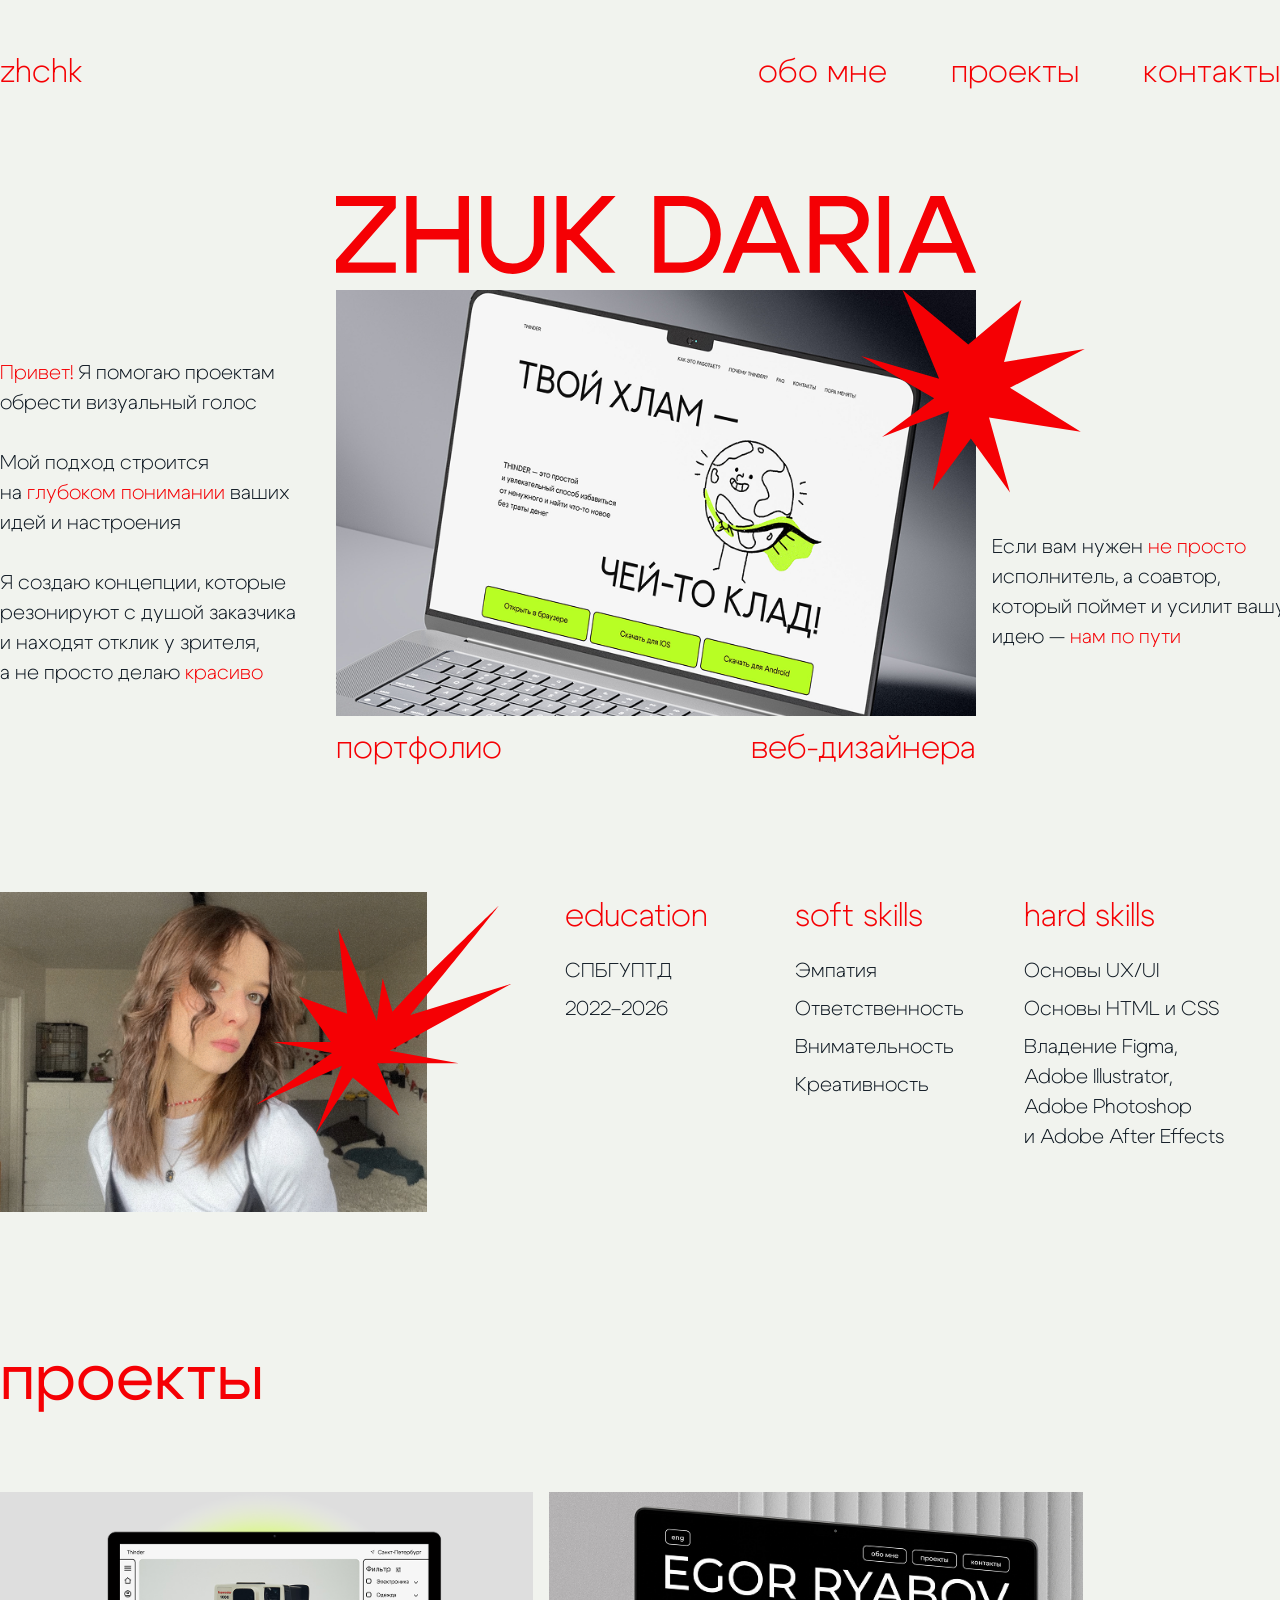
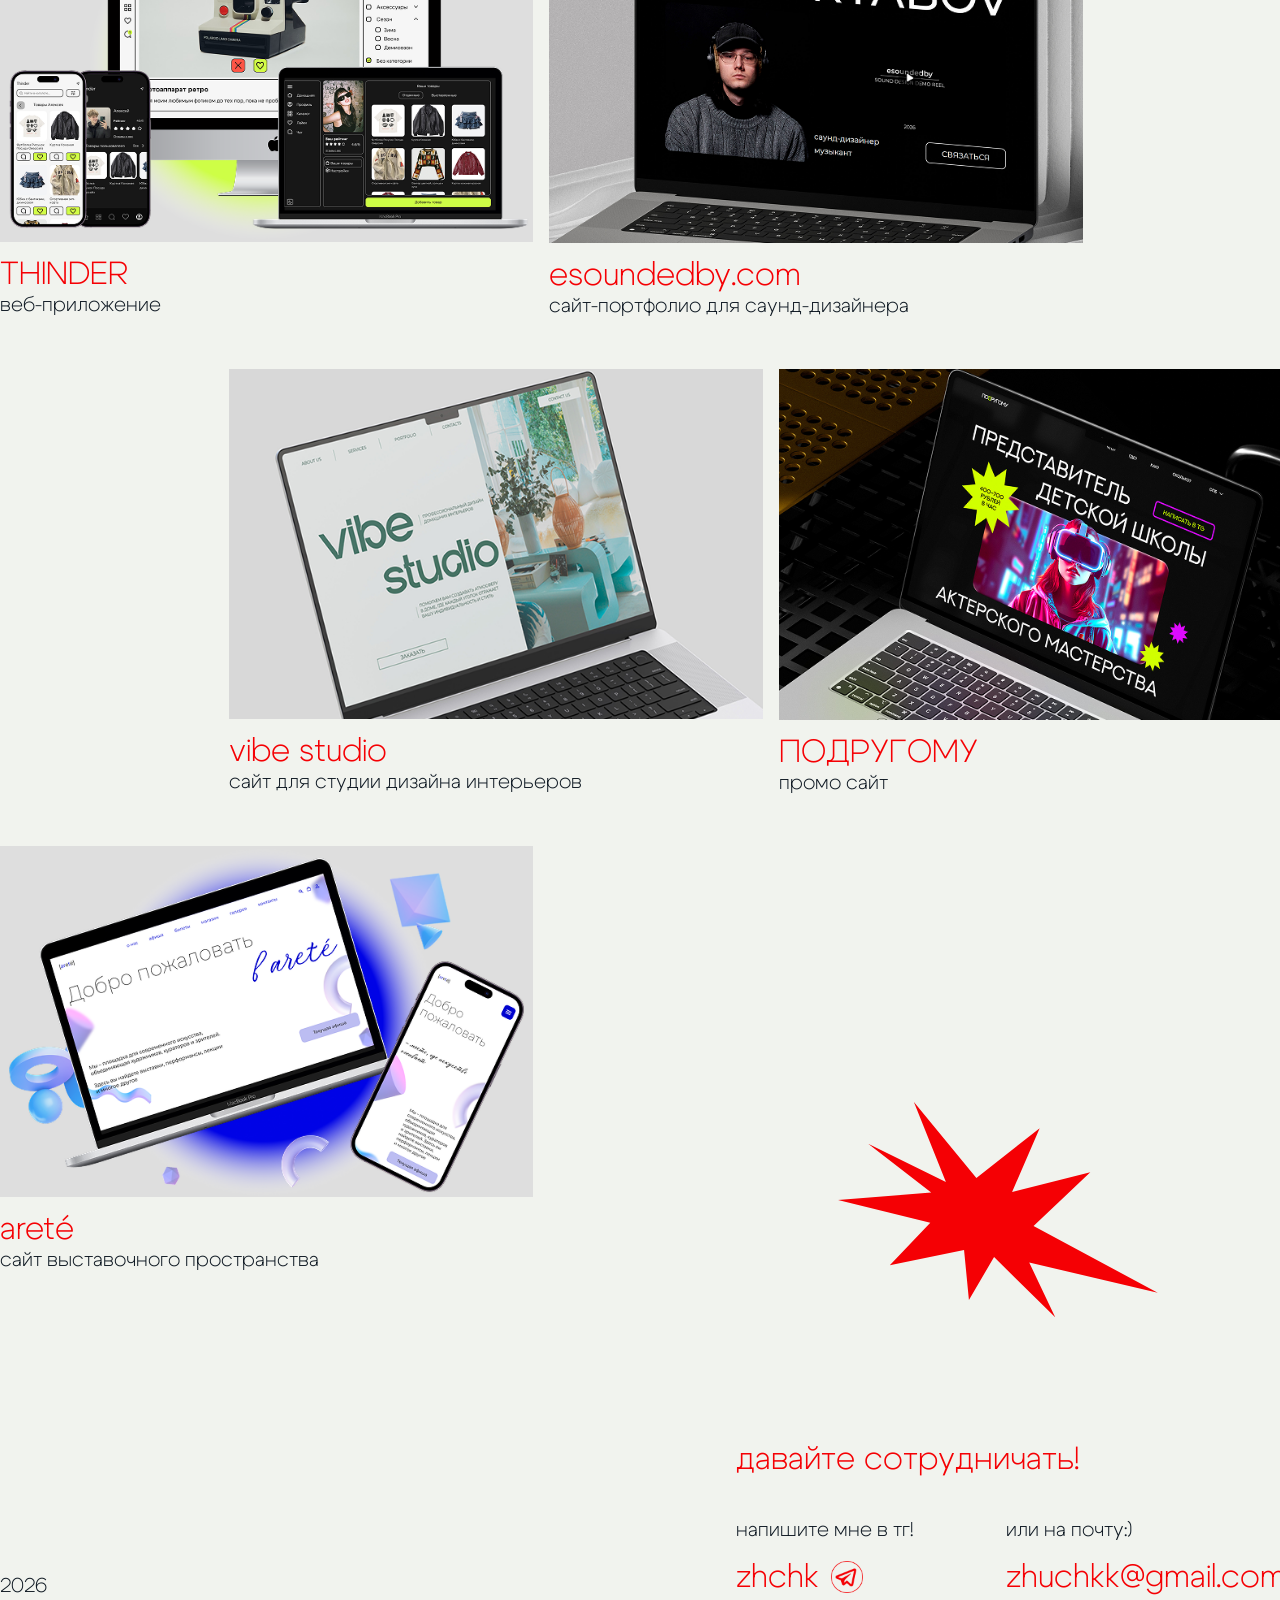
<file: index.html>
<!DOCTYPE html>
<html lang="ru">
<head>
    <meta charset="UTF-8">
    <meta name="viewport" content="width=device-width, initial-scale=1.0">
    <title>Daria Zhuk | Веб-дизайнер</title>
    <link rel="stylesheet" type="text/css" href="css/index_style.css">
</head>
<body>
    <header class="header">
        <div class="logo">zhchk</div>
        <div class="nav">
            <div class="nav-item">
                <button class="nav-link" data-scroll="about">обо мне</button>
                <img class="nav-star" 
                     src="css/imgs/main/starhov.svg"
                     alt="star"
                     onerror="this.src='data:image/svg+xml,%3Csvg xmlns=\'http://www.w3.org/2000/svg\' viewBox=\'0 0 30 30\'%3E%3Cpolygon points=\'15,4 18,11 26,11 20,16 23,23 15,18 7,23 10,16 4,11 12,11 15,4\' fill=\'%23F50004\'/%3E%3C/svg%3E'">
            </div>
            <div class="nav-item">
                <button class="nav-link" data-scroll="projects">проекты</button>
                <img class="nav-star" 
                     src="css/imgs/main/starhov.svg"
                     alt="star"
                     onerror="this.src='data:image/svg+xml,%3Csvg xmlns=\'http://www.w3.org/2000/svg\' viewBox=\'0 0 30 30\'%3E%3Cpolygon points=\'15,4 18,11 26,11 20,16 23,23 15,18 7,23 10,16 4,11 12,11 15,4\' fill=\'%23F50004\'/%3E%3C/svg%3E'">
            </div>
            <div class="nav-item">
                <button class="nav-link" data-scroll="contacts">контакты</button>
                <img class="nav-star" 
                     src="css/imgs/main/starhov.svg"
                     alt="star"
                     onerror="this.src='data:image/svg+xml,%3Csvg xmlns=\'http://www.w3.org/2000/svg\' viewBox=\'0 0 30 30\'%3E%3Cpolygon points=\'15,4 18,11 26,11 20,16 23,23 15,18 7,23 10,16 4,11 12,11 15,4\' fill=\'%23F50004\'/%3E%3C/svg%3E'">
            </div>
        </div>
    </header>

    <div class="container">
        <section class="hero" id="hero">
            <div class="row">
                <div class="col-3">
                    <div class="hero-text-left">
                        <p><span style="color:#F50004"> Привет! </span> Я помогаю проектам обрести визуальный голос <br> <br> Мой подход строится на&nbsp;<span style="color:#F50004">глубоком понимании</span> ваших идей и&nbsp;настроения <br> <br> Я создаю концепции, которые резонируют с&nbsp;душой заказчика <br> и&nbsp;находят отклик у&nbsp;зрителя, <br> а&nbsp;не&nbsp;просто делаю <span style="color:#F50004">красиво</span></p>
                    </div>
                </div>

                <div class="col-6">
                    <div class="name-container">
                        <img class="name-image" 
                             src="css/imgs/main/name.svg"
                             alt="Daria Zhuk"
                             onerror="this.src='data:image/svg+xml,%3Csvg xmlns=\'http://www.w3.org/2000/svg\' viewBox=\'0 0 800 200\'%3E%3Crect width=\'800\' height=\'200\' fill=\'%23B7C9E2\'/%3E%3Ctext x=\'400\' y=\'120\' font-size=\'48\' text-anchor=\'middle\' fill=\'%231a1a2e\'%3EDARIA ZHUK%3C/text%3E%3C/svg%3E'">
                    </div>
                    
                    <div class="hero-image-container">
                        <img class="hero-image" 
                             src="css/imgs/main/first.png"
                             alt="Main photo"
                             onerror="this.src='data:image/svg+xml,%3Csvg xmlns=\'http://www.w3.org/2000/svg\' viewBox=\'0 0 800 1000\'%3E%3Crect width=\'800\' height=\'1000\' fill=\'%23B7C9E2\'/%3E%3Ccircle cx=\'400\' cy=\'450\' r=\'180\' fill=\'%2393A9C9\'/%3E%3C/svg%3E'">
                        <img class="hero-star" 
                             src="css/imgs/main/stars/star1.svg"
                             alt="star"
                             onerror="this.src='data:image/svg+xml,%3Csvg xmlns=\'http://www.w3.org/2000/svg\' viewBox=\'0 0 100 100\'%3E%3Cpolygon points=\'50,15 61,35 85,40 68,57 72,82 50,70 28,82 32,57 15,40 39,35 50,15\' fill=\'%23F50004\'/%3E%3C/svg%3E'">
                    </div>
                    
                    <div class="caption-container">
                        <span class="caption-left">портфолио</span>
                        <span class="caption-right">веб-дизайнера</span>
                    </div>
                </div>

                <div class="col-3">
                    <div class="hero-text-right">
                        <p>Если вам нужен <span style="color:#F50004"> не&nbsp;просто </span> исполнитель, а&nbsp;соавтор, который&nbsp;поймет и&nbsp;усилит вашу идею — <span style="color:#F50004"> нам по&nbsp;пути </span></p>
                    </div>
                </div>
            </div>
        </section>

        <section class="info-section" id="about">
            <div class="row">
                <div class="col-4">
                    <div class="photo-container">
                        <img class="me-photo" 
                             src="css/imgs/main/me.png"
                             alt="Daria Zhuk photo"
                             onerror="this.src='data:image/svg+xml,%3Csvg xmlns=\'http://www.w3.org/2000/svg\' viewBox=\'0 0 400 500\'%3E%3Crect width=\'400\' height=\'500\' fill=\'%23E8E8E8\'/%3E%3Ctext x=\'200\' y=\'250\' font-size=\'24\' text-anchor=\'middle\' fill=\'%23999\'%3Eme.png%3C/text%3E%3C/svg%3E'">
                        <img class="star" 
                             src="css/imgs/main/stars/star2.svg"
                             alt="star"
                             onerror="this.src='data:image/svg+xml,%3Csvg xmlns=\'http://www.w3.org/2000/svg\' viewBox=\'0 0 100 100\'%3E%3Cpolygon points=\'50,15 61,35 85,40 68,57 72,82 50,70 28,82 32,57 15,40 39,35 50,15\' fill=\'%23F50004\'/%3E%3C/svg%3E'">
                    </div>
                </div>

                <div class="col-1 empty-col"></div>

                <div class="col-2">
                    <div class="info-title">education</div>
                    <div class="info-content">
                        <ul class="skills-list">
                            <li>СПБГУПТД</li>
                            <li>2022–2026</li>
                        </ul>
                    </div>
                </div>

                <div class="col-2">
                    <div class="info-title">soft skills</div>
                    <div class="info-content">
                        <ul class="skills-list">
                            <li>Эмпатия</li>
                            <li>Ответственность</li>
                            <li>Внимательность</li>
                            <li>Креативность</li>
                        </ul>
                    </div>
                </div>

                <div class="col-2">
                    <div class="info-title">hard skills</div>
                    <div class="info-content">
                        <ul class="skills-list">
                            <li>Основы UX/UI</li>
                            <li>Основы HTML и CSS</li>
                            <li>Владение Figma,
                            Adobe&nbsp;Illustrator,
                            Adobe&nbsp;Photoshop
                            и&nbsp;Adobe&nbsp;After&nbsp;Effects
                            </li>
                        </ul>
                    </div>
                </div>
            </div>
        </section>

        <section class="projects-section" id="projects">
            <div class="row">
                <div class="col-12">
                    <div class="section-title">проекты</div>
                </div>
            </div>
            <div class="row">
                <div class="col-5">
                    <div class="project-card" onclick="window.open('thinder.html', '_self');">
                        <img class="project-image" 
                             src="css/imgs/main/1.png"
                             alt="THINDER"
                             onerror="this.src='data:image/svg+xml,%3Csvg xmlns=\'http://www.w3.org/2000/svg\' viewBox=\'0 0 600 400\'%3E%3Crect width=\'600\' height=\'400\' fill=\'%23E8E8E8\'/%3E%3Ctext x=\'300\' y=\'200\' font-size=\'24\' text-anchor=\'middle\' fill=\'%23999\'%3E1.png%3C/text%3E%3C/svg%3E'">
                        <div class="project-title">THINDER</div>
                        <div class="project-description">веб-приложение</div>
                    </div>
                </div>

                <div class="col-5">
                    <div class="project-card" onclick="window.open('esound.html', '_self');">
                        <img class="project-image" 
                             src="css/imgs/main/2.png"
                             alt="esoundedby.com"
                             onerror="this.src='data:image/svg+xml,%3Csvg xmlns=\'http://www.w3.org/2000/svg\' viewBox=\'0 0 600 400\'%3E%3Crect width=\'600\' height=\'400\' fill=\'%23E8E8E8\'/%3E%3Ctext x=\'300\' y=\'200\' font-size=\'24\' text-anchor=\'middle\' fill=\'%23999\'%3E2.png%3C/text%3E%3C/svg%3E'">
                        <div class="project-title">esoundedby.com</div>
                        <div class="project-description">сайт-портфолио для саунд-дизайнера</div>
                    </div>
                </div>
            </div>

            <div class="row" style="margin-top: 48px;">
                <div class="col-2 empty-col"></div>
                
                <div class="col-5">
                    <div class="project-card" onclick="window.open('vibe.html', '_self');">
                        <img class="project-image" 
                             src="css/imgs/main/3.png"
                             alt="vibe studio"
                             onerror="this.src='data:image/svg+xml,%3Csvg xmlns=\'http://www.w3.org/2000/svg\' viewBox=\'0 0 600 400\'%3E%3Crect width=\'600\' height=\'400\' fill=\'%23E8E8E8\'/%3E%3Ctext x=\'300\' y=\'200\' font-size=\'24\' text-anchor=\'middle\' fill=\'%23999\'%3E3.png%3C/text%3E%3C/svg%3E'">
                        <div class="project-title">vibe studio</div>
                        <div class="project-description">сайт для студии дизайна интерьеров</div>
                    </div>
                </div>

                <div class="col-5">
                    <div class="project-card" onclick="window.open('podru.html', '_self');">
                        <img class="project-image" 
                             src="css/imgs/main/4.png"
                             alt="ПОДРУГОМУ"
                             onerror="this.src='data:image/svg+xml,%3Csvg xmlns=\'http://www.w3.org/2000/svg\' viewBox=\'0 0 600 400\'%3E%3Crect width=\'600\' height=\'400\' fill=\'%23E8E8E8\'/%3E%3Ctext x=\'300\' y=\'200\' font-size=\'24\' text-anchor=\'middle\' fill=\'%23999\'%3E4.png%3C/text%3E%3C/svg%3E'">
                        <div class="project-title">ПОДРУГОМУ</div>
                        <div class="project-description">промо сайт</div>
                    </div>
                </div>
            </div>

            <div class="row" style="margin-top: 48px;">
                <div class="col-5">
                    <div class="project-card" onclick="window.open('arete.html', '_self');">
                        <img class="project-image" 
                             src="css/imgs/main/5.png"
                             alt="areté"
                             onerror="this.src='data:image/svg+xml,%3Csvg xmlns=\'http://www.w3.org/2000/svg\' viewBox=\'0 0 600 400\'%3E%3Crect width=\'600\' height=\'400\' fill=\'%23E8E8E8\'/%3E%3Ctext x=\'300\' y=\'200\' font-size=\'24\' text-anchor=\'middle\' fill=\'%23999\'%3E5.png%3C/text%3E%3C/svg%3E'">
                        <div class="project-title">areté</div>
                        <div class="project-description">сайт выставочного пространства</div>
                    </div>
                </div>
            </div>
        </section>

        <footer class="footer" id="contacts">
            <img class="footer-star" 
                 src="css/imgs/main/stars/star3.svg"
                 alt="star"
                 onerror="this.src='data:image/svg+xml,%3Csvg xmlns=\'http://www.w3.org/2000/svg\' viewBox=\'0 0 100 100\'%3E%3Cpolygon points=\'50,15 61,35 85,40 68,57 72,82 50,70 28,82 32,57 15,40 39,35 50,15\' fill=\'%23F50004\'/%3E%3C/svg%3E'">
            
            <div class="row" style="align-items: flex-end; position: relative; z-index: 2;">
                <div class="col-1">
                    <div class="footer-copyright">2026</div>
                </div>

                <!-- 5 пустых колонок (как было изначально) -->
                <div class="col-1 empty-col"></div>
                <div class="col-1 empty-col"></div>
                <div class="col-1 empty-col"></div>
                <div class="col-1 empty-col"></div>
                <div class="col-1 empty-col"></div>

                <!-- Контактная информация: колонки 7-12 (прижата к правому краю) -->
                <div class="col-6">
                    <div class="contact-block">
                        <span class="contact-red-text">давайте сотрудничать!</span>
                    </div>
                    
                    <!-- Увеличил gap между блоками до 24px и сделал email блок шире -->
                    <div class="contact-row" style="display: flex; gap: 24px; align-items: flex-start;">
                        <!-- Блок Telegram -->
                        <div class="contact-item" style="flex: 1;">
                            <div class="contact-small-text">напишите мне в тг!</div>
                            <a href="https://t.me/zhchkk" target="_blank" rel="noopener noreferrer" class="clickable-contact">
                                <span class="contact-red-text">zhchk</span>
                                <img class="contact-icon" 
                                     src="css/imgs/main/tg.png"
                                     alt="telegram"
                                     onerror="this.src='data:image/svg+xml,%3Csvg xmlns=\'http://www.w3.org/2000/svg\' width=\'32\' height=\'32\' viewBox=\'0 0 32 32\'%3E%3Ccircle cx=\'16\' cy=\'16\' r=\'16\' fill=\'%2326A5E4\'/%3E%3Ctext x=\'16\' y=\'22\' text-anchor=\'middle\' fill=\'white\' font-size=\'14\'%3ETG%3C/text%3E%3C/svg%3E'">
                            </a>
                        </div>

                        <!-- Блок Email (шире, чтобы почта помещалась) -->
                        <div class="contact-item" style="flex: 1.5;">
                            <div class="contact-small-text">или на почту:)</div>
                            <div class="contact-text">
                                <span class="contact-red-text">zhuchkk@gmail.com</span>
                                <img class="contact-icon" 
                                     src="css/imgs/main/mail.png"
                                     alt="email"
                                     onerror="this.src='data:image/svg+xml,%3Csvg xmlns=\'http://www.w3.org/2000/svg\' width=\'32\' height=\'32\' viewBox=\'0 0 32 32\'%3E%3Crect width=\'32\' height=\'32\' fill=\'%23EA4335\'/%3E%3Ctext x=\'16\' y=\'22\' text-anchor=\'middle\' fill=\'white\' font-size=\'14\'%3E@%3C/text%3E%3C/svg%3E'">
                            </div>
                        </div>
                    </div>
                </div>
            </div>
        </footer>
    </div>

    <script src="js/index_js.js"></script>
</body>
</html>
</file>
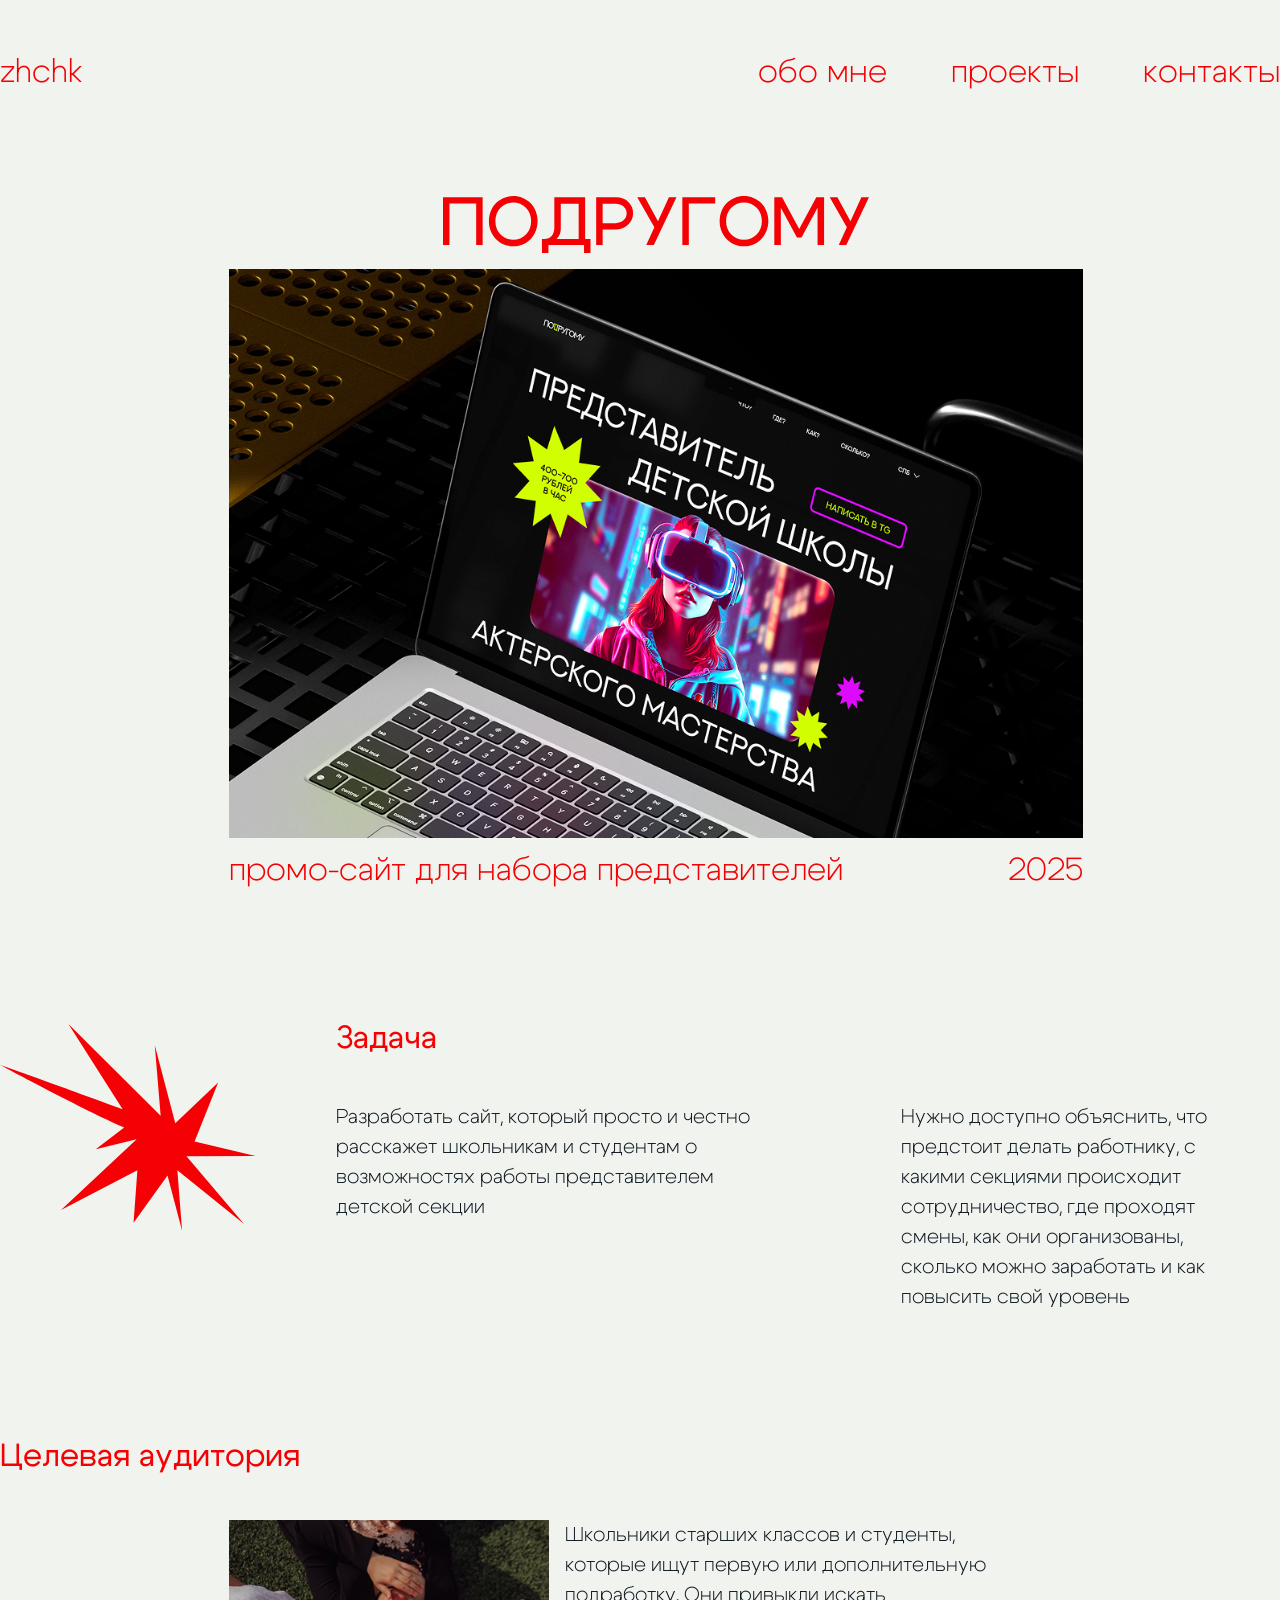
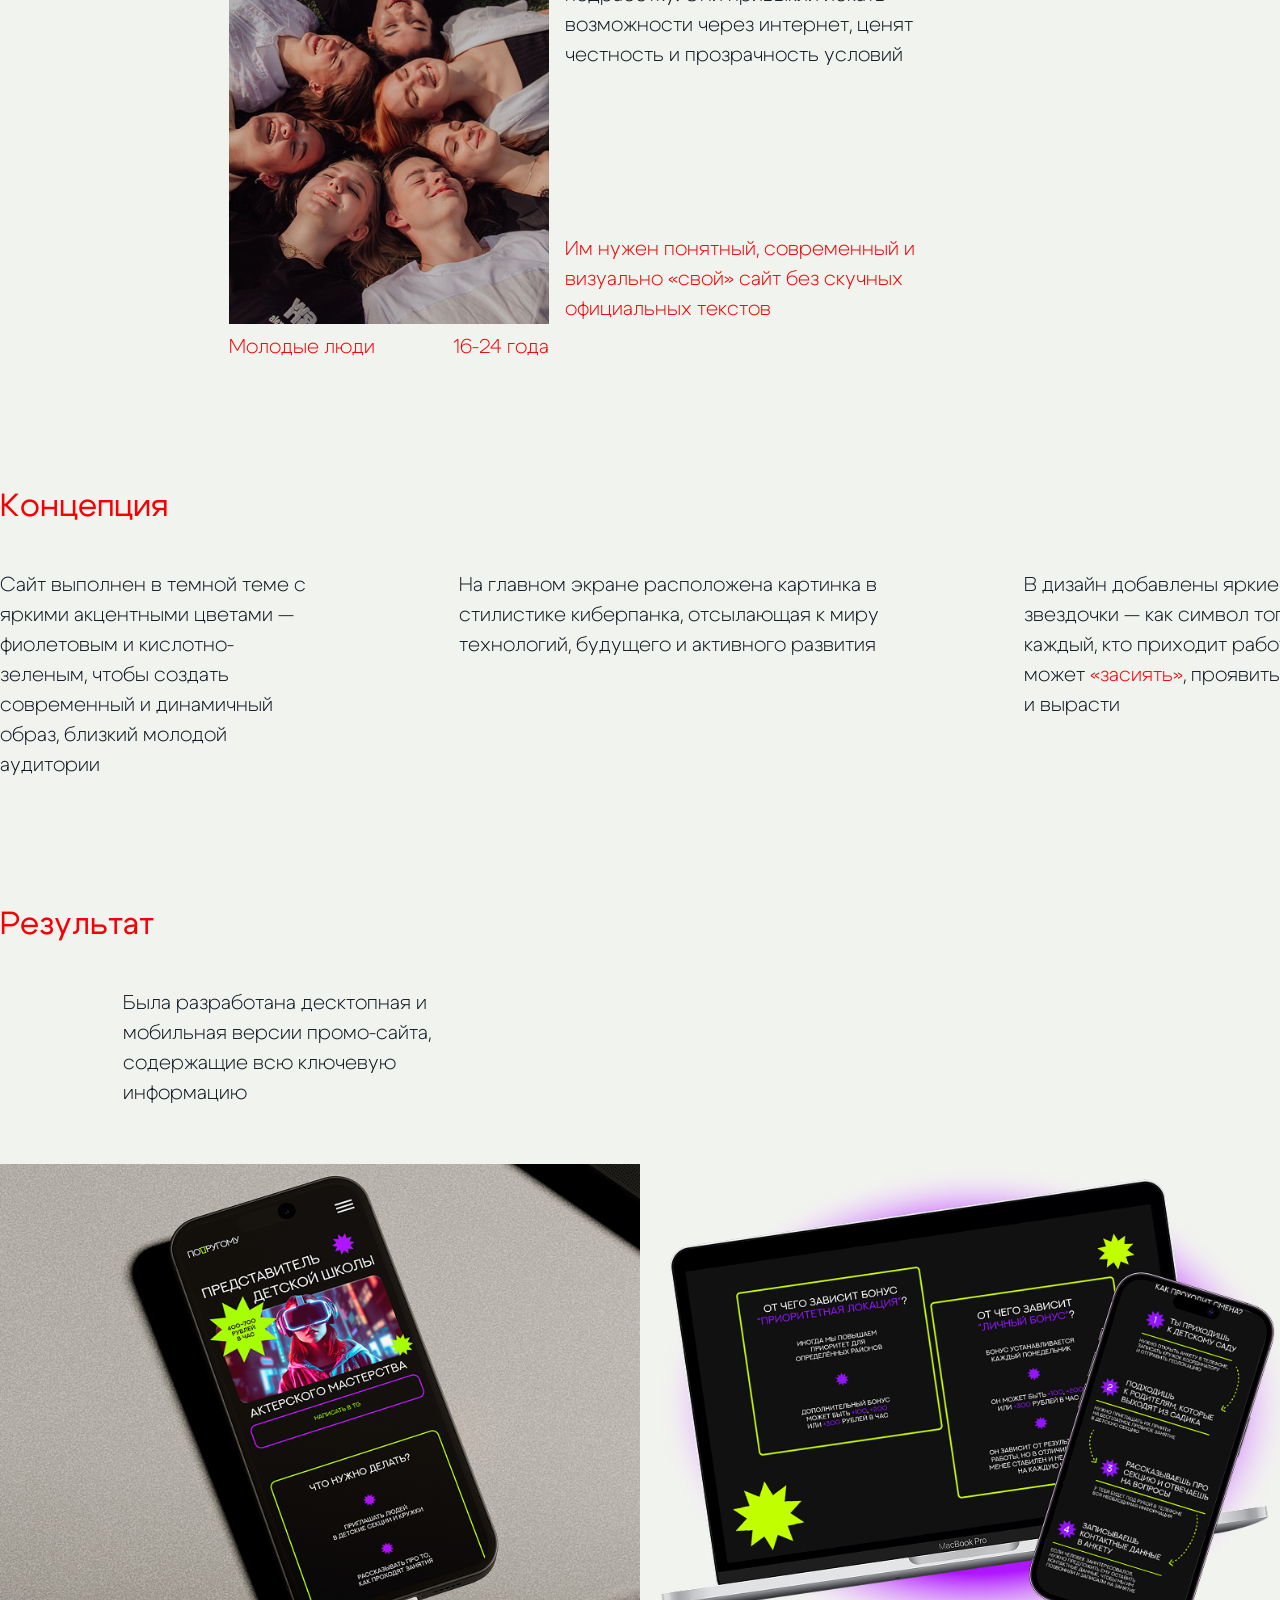
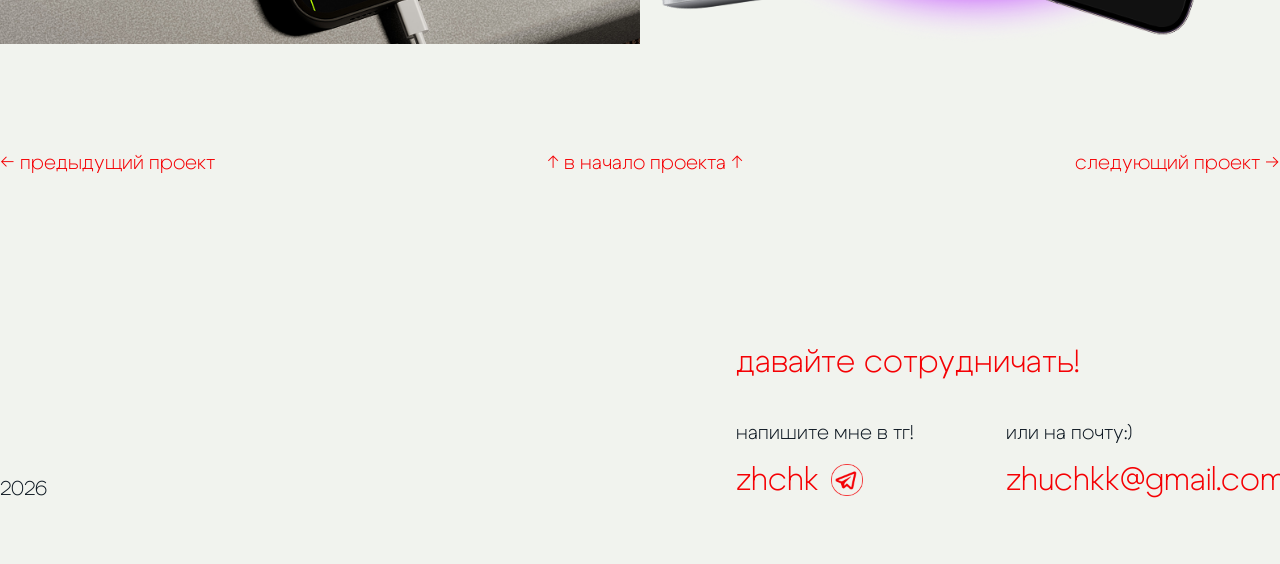
<file: podru.html>
<!DOCTYPE html>
<html lang="ru">
<head>
    <meta charset="UTF-8">
    <meta name="viewport" content="width=device-width, initial-scale=1.0">
    <title>ПОДРУГОМУ | Daria Zhuk</title>
   	<link rel="stylesheet" type="text/css" href="css/podru_style.css">
</head>
<body>
    <header class="header">
        <a href="index.html" class="logo">zhchk</a>
        <div class="nav">
            <div class="nav-item">
                <button class="nav-link" data-scroll="about" data-page="index">обо мне</button>
                <img class="nav-star" 
                     src="css/imgs/main/starhov.svg"
                     alt="star"
                     onerror="this.src='data:image/svg+xml,%3Csvg xmlns=\'http://www.w3.org/2000/svg\' viewBox=\'0 0 30 30\'%3E%3Cpolygon points=\'15,4 18,11 26,11 20,16 23,23 15,18 7,23 10,16 4,11 12,11 15,4\' fill=\'%23F50004\'/%3E%3C/svg%3E'">
            </div>
            <div class="nav-item">
                <button class="nav-link" data-scroll="projects" data-page="index">проекты</button>
                <img class="nav-star" 
                     src="css/imgs/main/starhov.svg"
                     alt="star"
                     onerror="this.src='data:image/svg+xml,%3Csvg xmlns=\'http://www.w3.org/2000/svg\' viewBox=\'0 0 30 30\'%3E%3Cpolygon points=\'15,4 18,11 26,11 20,16 23,23 15,18 7,23 10,16 4,11 12,11 15,4\' fill=\'%23F50004\'/%3E%3C/svg%3E'">
            </div>
            <div class="nav-item">
                <button class="nav-link" data-scroll="contacts" data-page="index">контакты</button>
                <img class="nav-star" 
                     src="css/imgs/main/starhov.svg"
                     alt="star"
                     onerror="this.src='data:image/svg+xml,%3Csvg xmlns=\'http://www.w3.org/2000/svg\' viewBox=\'0 0 30 30\'%3E%3Cpolygon points=\'15,4 18,11 26,11 20,16 23,23 15,18 7,23 10,16 4,11 12,11 15,4\' fill=\'%23F50004\'/%3E%3C/svg%3E'">
            </div>
        </div>
    </header>

    <div class="container">
        <section class="project-hero">
            <div class="row">
                <div class="col-4 empty-col"></div>
                <div class="col-4">
                    <div class="name-container">
                        <img class="name-image" 
                             src="css/imgs/podryg/name.svg"
                             alt="ПОДРУГОМУ"
                             onerror="this.src='data:image/svg+xml,%3Csvg xmlns=\'http://www.w3.org/2000/svg\' viewBox=\'0 0 400 100\'%3E%3Crect width=\'400\' height=\'100\' fill=\'%23B7C9E2\'/%3E%3Ctext x=\'200\' y=\'65\' font-size=\'36\' text-anchor=\'middle\' fill=\'%231a1a2e\'%3EПОДРУГОМУ%3C/text%3E%3C/svg%3E'">
                    </div>
                </div>
                <div class="col-4 empty-col"></div>
            </div>

            <div class="hero-row">
                <div class="col-2 empty-col"></div>
                <div class="col-8">
                    <div class="hero-image-container">
                        <img class="hero-image" 
                             src="css/imgs/podryg/first.png"
                             alt="ПОДРУГОМУ project"
                             onerror="this.src='data:image/svg+xml,%3Csvg xmlns=\'http://www.w3.org/2000/svg\' viewBox=\'0 0 800 1000\'%3E%3Crect width=\'800\' height=\'1000\' fill=\'%23B7C9E2\'/%3E%3Ccircle cx=\'400\' cy=\'450\' r=\'180\' fill=\'%2393A9C9\'/%3E%3Ctext x=\'400\' y=\'500\' font-size=\'24\' text-anchor=\'middle\' fill=\'%23666\'%3EПОДРУГОМУ%3C/text%3E%3C/svg%3E'">
                    </div>
                    <div class="caption-container">
                        <span class="caption-left">промо-сайт для набора представителей</span>
                        <span class="caption-right">2025</span>
                    </div>
                </div>
            </div>
        </section>

        <section class="task-section">
            <img class="star-task" 
                 src="css/imgs/thinder/stars/star1.svg"
                 alt="star"
                 onerror="this.src='data:image/svg+xml,%3Csvg xmlns=\'http://www.w3.org/2000/svg\' viewBox=\'0 0 100 100\'%3E%3Cpolygon points=\'50,15 61,35 85,40 68,57 72,82 50,70 28,82 32,57 15,40 39,35 50,15\' fill=\'%23F50004\'/%3E%3C/svg%3E'">
            
            <div class="row">
                <div class="col-3 empty-col"></div>
                <div class="col-4">
                    <div class="task-title">Задача</div>
                    <div class="task-text" id="firstTaskText">
                        Разработать сайт, который просто и честно расскажет школьникам и студентам о возможностях работы представителем детской секции
                    </div>
                </div>
                <div class="col-1 empty-col"></div>
                <div class="col-3">
                    <div class="task-text" id="secondTaskText">
                        Нужно доступно объяснить, что предстоит делать работнику, с какими секциями происходит сотрудничество, где проходят смены, как они организованы, сколько можно заработать и как повысить свой уровень
                    </div>
                </div>
                <div class="col-1 empty-col"></div>
            </div>
        </section>

        <section class="audience-section">
            <div class="row">
                <div class="col-12">
                    <div class="audience-title">Целевая аудитория</div>
                </div>
            </div>

            <div class="audience-row" style="align-items: stretch; position: relative;">
                <div class="col-2 empty-col"></div>
                <div class="col-3">
                    <div class="audience-image-container">
                        <img class="audience-image vasily-image" 
                             src="css/imgs/podryg/pers1.png"
                             alt="Молодые люди"
                             onerror="this.src='data:image/svg+xml,%3Csvg xmlns=\'http://www.w3.org/2000/svg\' viewBox=\'0 0 400 500\'%3E%3Crect width=\'400\' height=\'500\' fill=\'%23E8E8E8\'/%3E%3Ctext x=\'200\' y=\'250\' font-size=\'24\' text-anchor=\'middle\' fill=\'%23999\'%3Epers1.png%3C/text%3E%3C/svg%3E'">
                    </div>
                    <div class="person-info">
                        <span>Молодые люди</span>
                        <span>16-24 года</span>
                    </div>
                </div>

                <div class="col-4" style="display: flex; flex-direction: column; justify-content: space-between; height: auto;">
                    <div class="audience-text vasily-main-text">
                        Школьники старших классов и студенты, которые ищут первую или дополнительную подработку. Они привыкли искать возможности через интернет, ценят честность и прозрачность условий
                    </div>
                    <div class="audience-red-text vasily-red-text">
                        Им нужен понятный, современный и визуально «свой» сайт без скучных официальных текстов
                    </div>
                </div>

                <div class="col-3 empty-col"></div>
            </div>            
        </section>

        <section class="concept-section">
            <div class="row">
                <div class="col-12">
                    <div class="concept-title">Концепция</div>
                </div>
            </div>

            <div class="row">
                <div class="col-3">
                    <div class="concept-text" id="conceptText1">
                        Сайт выполнен в темной теме с яркими акцентными цветами — фиолетовым и кислотно-зеленым, чтобы создать современный и динамичный образ, близкий молодой аудитории
                    </div>
                </div>
                <div class="col-1 empty-col"></div>
                <div class="col-4">
                    <div class="concept-text" id="conceptText2">
                        На главном экране расположена картинка в стилистике киберпанка, отсылающая к миру технологий, будущего и активного развития
                    </div>
                </div>
                <div class="col-1 empty-col"></div>
                <div class="col-3">
                    <div class="concept-text" id="conceptText3">
                        В дизайн добавлены яркие звездочки — как символ того, что каждый, кто приходит работать, может <span style="color:#F50004">«засиять»</span>, проявить себя и вырасти
                    </div>
                </div>
            </div>
        </section>

        <section class="result-section">
            <div class="row">
                <div class="col-12">
                    <div class="result-title">Результат</div>
                </div>
            </div>

            <div class="row">
                <div class="col-1 empty-col"></div>
                <div class="col-3">
                    <div class="result-text" id="resultText1" style="margin-bottom: 40px">
                        Была разработана десктопная и мобильная версии промо-сайта, содержащие всю ключевую информацию
                    </div>
                </div>
                <div class="col-2 empty-col"></div>                
            </div>

            <div class="row result-image-row" style="gap: 16px;">
                <div class="col-6">
                    <img class="result-image-left" 
                         src="css/imgs/podryg/1.png"
                         alt="ПОДРУГОМУ screen 1"
                         style="width: 100%; height: auto; display: block;"
                         onerror="this.src='data:image/svg+xml,%3Csvg xmlns=\'http://www.w3.org/2000/svg\' viewBox=\'0 0 600 400\'%3E%3Crect width=\'600\' height=\'400\' fill=\'%23E8E8E8\'/%3E%3Ctext x=\'300\' y=\'200\' font-size=\'24\' text-anchor=\'middle\' fill=\'%23999\'%3E1.png%3C/text%3E%3C/svg%3E'">
                </div>
                <div class="col-6">
                    <img class="result-image-right" 
                         src="css/imgs/podryg/2.png"
                         alt="ПОДРУГОМУ screen 2"
                         style="width: 100%; height: auto; display: block;"
                         onerror="this.src='data:image/svg+xml,%3Csvg xmlns=\'http://www.w3.org/2000/svg\' viewBox=\'0 0 600 400\'%3E%3Crect width=\'600\' height=\'400\' fill=\'%23E8E8E8\'/%3E%3Ctext x=\'300\' y=\'200\' font-size=\'24\' text-anchor=\'middle\' fill=\'%23999\'%3E2.png%3C/text%3E%3C/svg%3E'">
                </div>
            </div>            
        </section>

        <div class="footer-nav">
            <div class="footer-nav-row">
                <button class="nav-button" onclick="window.location.href='esound.html'"> ← предыдущий проект</button>
                <div class="nav-center" onclick="window.scrollTo({top: 0, behavior: 'smooth'})">                    
                    <span class="nav-up-text">↑ в начало проекта ↑</span>
                </div>
                <button class="nav-button" onclick="window.location.href='vibe.html'">следующий проект →</button>
            </div>
        </div>

        <footer class="footer">
            <div class="row" style="align-items: flex-end; position: relative; z-index: 2;">
                <div class="col-1">
                    <div class="footer-copyright">2026</div>
                </div>

                <div class="col-1 empty-col"></div>
                <div class="col-1 empty-col"></div>
                <div class="col-1 empty-col"></div>
                <div class="col-1 empty-col"></div>
                <div class="col-1 empty-col"></div>

                <div class="col-6">
                    <div class="contact-block">
                        <span class="contact-red-text">давайте сотрудничать!</span>
                    </div>
                    
                    <div class="contact-row" style="display: flex; gap: 24px; align-items: flex-start;">
                        <div class="contact-item" style="flex: 1;">
                            <div class="contact-small-text">напишите мне в тг!</div>
                            <a href="https://t.me/zhchkk" target="_blank" rel="noopener noreferrer" class="clickable-contact">
                                <span class="contact-red-text">zhchk</span>
                                <img class="contact-icon" 
                                     src="css/imgs/main/tg.png"
                                     alt="telegram"
                                     onerror="this.src='data:image/svg+xml,%3Csvg xmlns=\'http://www.w3.org/2000/svg\' width=\'32\' height=\'32\' viewBox=\'0 0 32 32\'%3E%3Ccircle cx=\'16\' cy=\'16\' r=\'16\' fill=\'%2326A5E4\'/%3E%3Ctext x=\'16\' y=\'22\' text-anchor=\'middle\' fill=\'white\' font-size=\'14\'%3ETG%3C/text%3E%3C/svg%3E'">
                            </a>
                        </div>

                        <div class="contact-item" style="flex: 1.5;">
                            <div class="contact-small-text">или на почту:)</div>
                            <div class="contact-text">
                                <span class="contact-red-text">zhuchkk@gmail.com</span>
                                <img class="contact-icon" 
                                     src="css/imgs/main/mail.png"
                                     alt="email"
                                     onerror="this.src='data:image/svg+xml,%3Csvg xmlns=\'http://www.w3.org/2000/svg\' width=\'32\' height=\'32\' viewBox=\'0 0 32 32\'%3E%3Crect width=\'32\' height=\'32\' fill=\'%23EA4335\'/%3E%3Ctext x=\'16\' y=\'22\' text-anchor=\'middle\' fill=\'white\' font-size=\'14\'%3E@%3C/text%3E%3C/svg%3E'">
                            </div>
                        </div>
                    </div>
                </div>
            </div>
        </footer>
    </div>

    <script src="js/podru_js.js"></script>
</body>
</html>
</file>
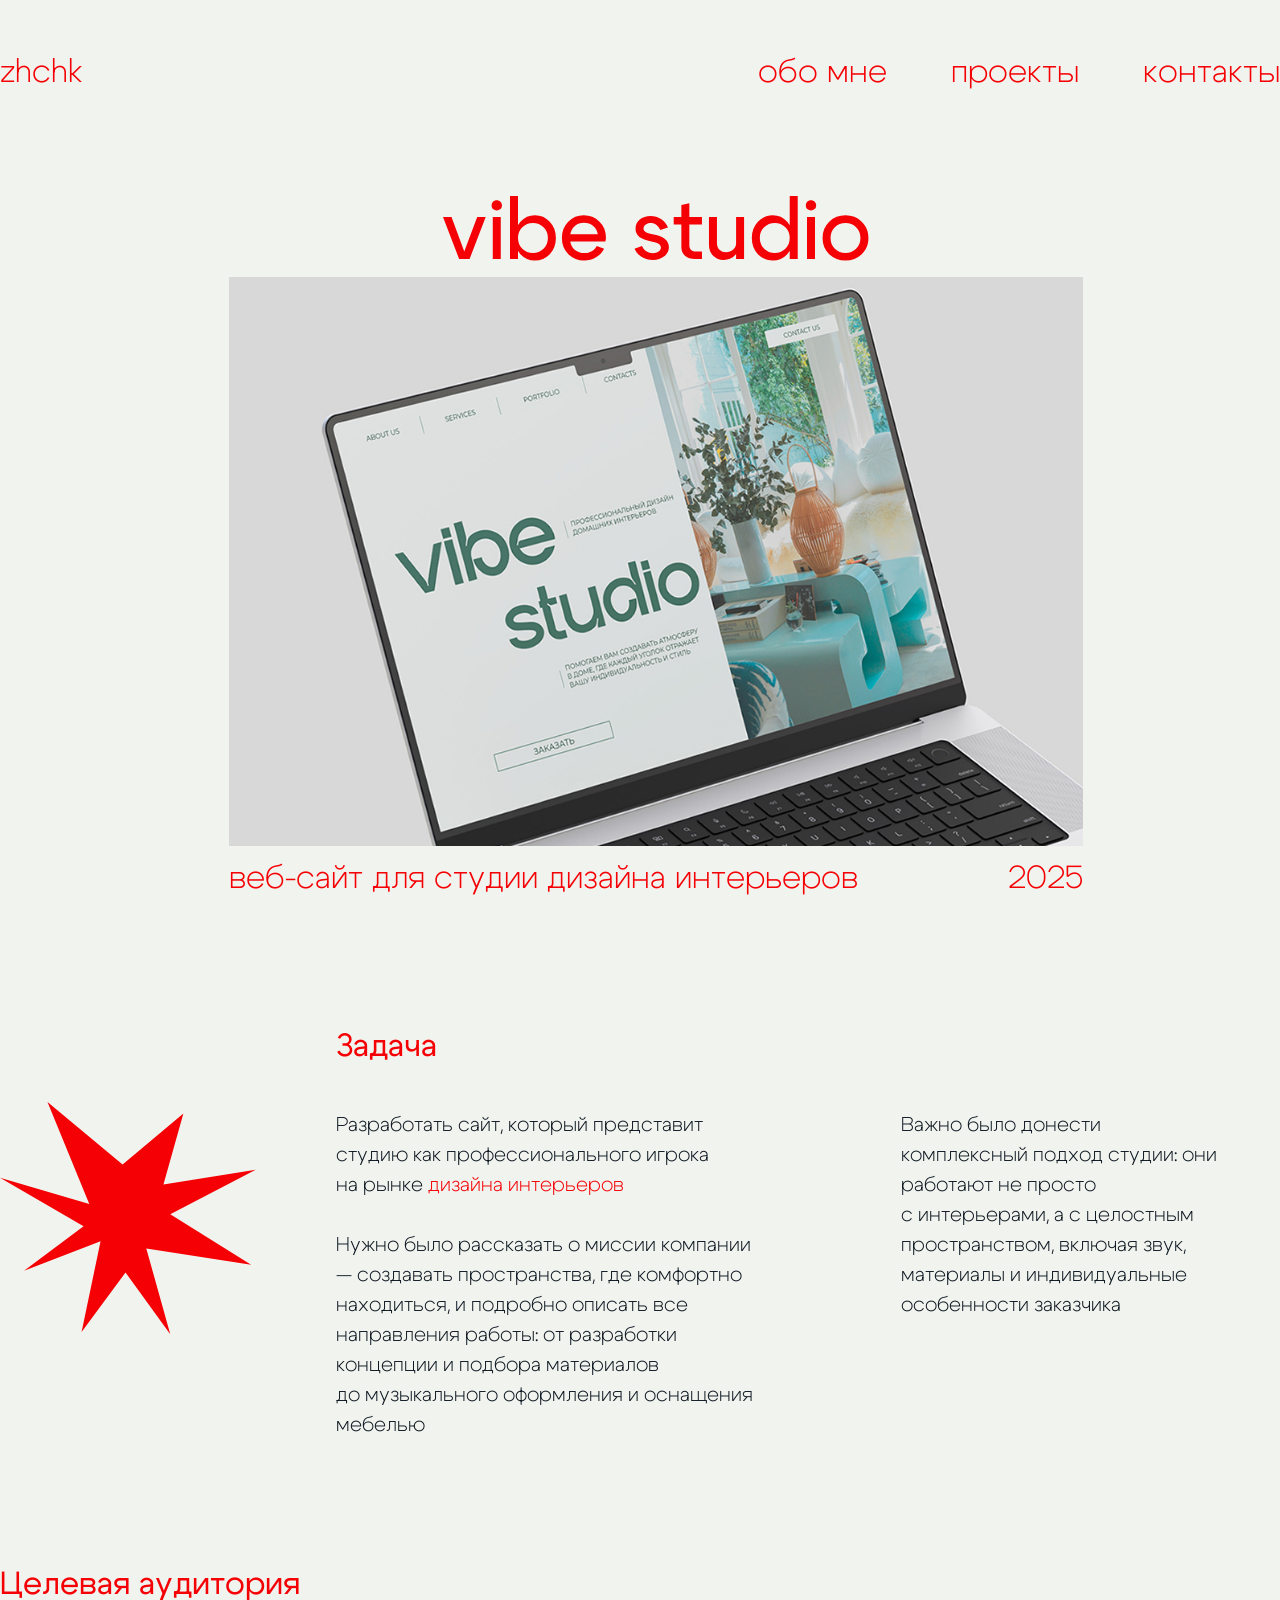
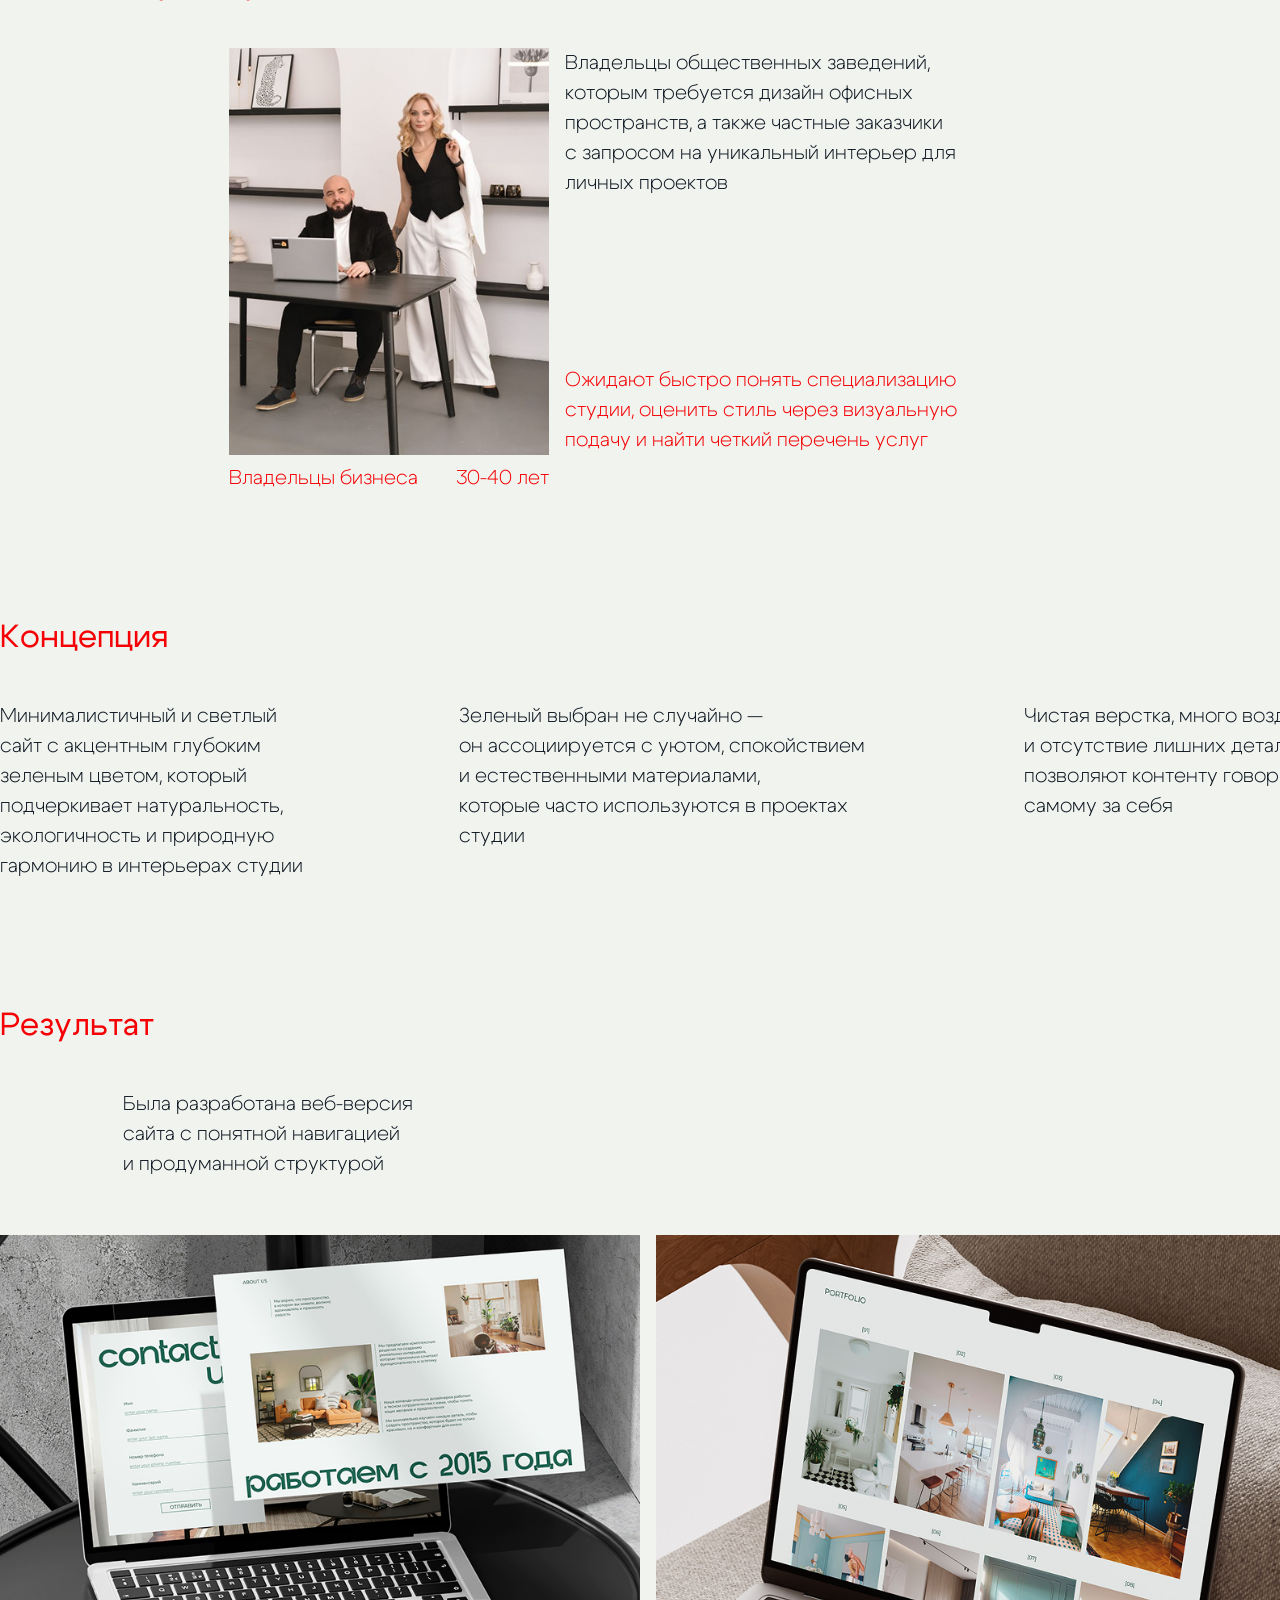
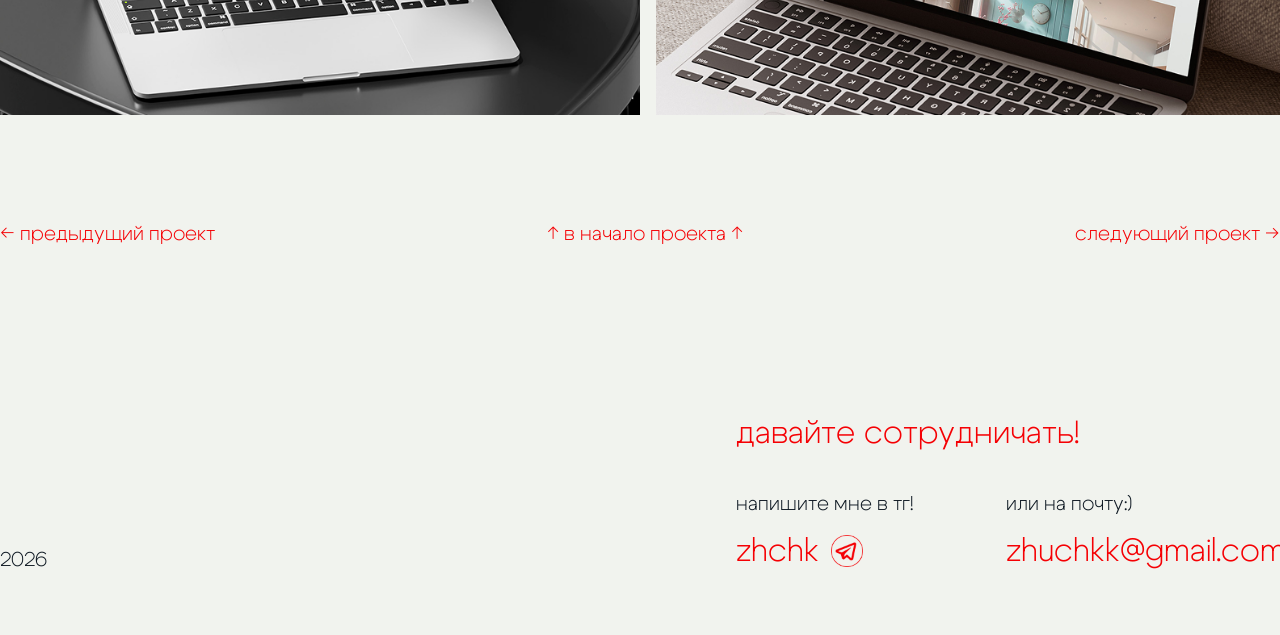
<file: vibe.html>
<!DOCTYPE html>
<html lang="ru">
<head>
    <meta charset="UTF-8">
    <meta name="viewport" content="width=device-width, initial-scale=1.0">
    <title>vibe studio| Daria Zhuk</title>
    <link rel="stylesheet" type="text/css" href="css/vibe_style.css">
</head>
<body>
    <header class="header">
        <a href="index.html" class="logo">zhchk</a>
        <div class="nav">
            <div class="nav-item">
                <button class="nav-link" data-scroll="about" data-page="index">обо мне</button>
                <img class="nav-star" 
                     src="css/imgs/main/starhov.svg"
                     alt="star"
                     onerror="this.src='data:image/svg+xml,%3Csvg xmlns=\'http://www.w3.org/2000/svg\' viewBox=\'0 0 30 30\'%3E%3Cpolygon points=\'15,4 18,11 26,11 20,16 23,23 15,18 7,23 10,16 4,11 12,11 15,4\' fill=\'%23F50004\'/%3E%3C/svg%3E'">
            </div>
            <div class="nav-item">
                <button class="nav-link" data-scroll="projects" data-page="index">проекты</button>
                <img class="nav-star" 
                     src="css/imgs/main/starhov.svg"
                     alt="star"
                     onerror="this.src='data:image/svg+xml,%3Csvg xmlns=\'http://www.w3.org/2000/svg\' viewBox=\'0 0 30 30\'%3E%3Cpolygon points=\'15,4 18,11 26,11 20,16 23,23 15,18 7,23 10,16 4,11 12,11 15,4\' fill=\'%23F50004\'/%3E%3C/svg%3E'">
            </div>
            <div class="nav-item">
                <button class="nav-link" data-scroll="contacts" data-page="index">контакты</button>
                <img class="nav-star" 
                     src="css/imgs/main/starhov.svg"
                     alt="star"
                     onerror="this.src='data:image/svg+xml,%3Csvg xmlns=\'http://www.w3.org/2000/svg\' viewBox=\'0 0 30 30\'%3E%3Cpolygon points=\'15,4 18,11 26,11 20,16 23,23 15,18 7,23 10,16 4,11 12,11 15,4\' fill=\'%23F50004\'/%3E%3C/svg%3E'">
            </div>
        </div>
    </header>

    <div class="container">
        <section class="project-hero">
            <div class="row">
                <div class="col-4 empty-col"></div>
                <div class="col-4">
                    <div class="name-container">
                        <img class="name-image" 
                             src="css/imgs/vibe/name.svg"
                             alt="vibe"
                             onerror="this.src='data:image/svg+xml,%3Csvg xmlns=\'http://www.w3.org/2000/svg\' viewBox=\'0 0 400 100\'%3E%3Crect width=\'400\' height=\'100\' fill=\'%23B7C9E2\'/%3E%3Ctext x=\'200\' y=\'65\' font-size=\'36\' text-anchor=\'middle\' fill=\'%231a1a2e\'%3Evibe%3C/text%3E%3C/svg%3E'">
                    </div>
                </div>
                <div class="col-4 empty-col"></div>
            </div>

            <div class="hero-row">
                <div class="col-2 empty-col"></div>
                <div class="col-8">
                    <div class="hero-image-container">
                        <img class="hero-image" 
                             src="css/imgs/vibe/first.png"
                             alt="vibe project"
                             onerror="this.src='data:image/svg+xml,%3Csvg xmlns=\'http://www.w3.org/2000/svg\' viewBox=\'0 0 800 1000\'%3E%3Crect width=\'800\' height=\'1000\' fill=\'%23B7C9E2\'/%3E%3Ccircle cx=\'400\' cy=\'450\' r=\'180\' fill=\'%2393A9C9\'/%3E%3Ctext x=\'400\' y=\'500\' font-size=\'24\' text-anchor=\'middle\' fill=\'%23666\'%3Evibe%3C/text%3E%3C/svg%3E'">
                    </div>
                    <div class="caption-container">
                        <span class="caption-left">веб-сайт для студии дизайна интерьеров</span>
                        <span class="caption-right">2025</span>
                    </div>
                </div>
            </div>
        </section>

        <section class="task-section">
            <img class="star-task" 
                 src="css/imgs/vibe/stars/star1.svg"
                 alt="star"
                 onerror="this.src='data:image/svg+xml,%3Csvg xmlns=\'http://www.w3.org/2000/svg\' viewBox=\'0 0 100 100\'%3E%3Cpolygon points=\'50,15 61,35 85,40 68,57 72,82 50,70 28,82 32,57 15,40 39,35 50,15\' fill=\'%23F50004\'/%3E%3C/svg%3E'">
            
            <div class="row">
                <div class="col-3 empty-col"></div>
                <div class="col-4">
                    <div class="task-title">Задача</div>
                    <div class="task-text" id="firstTaskText">
                        Разработать сайт, который&nbsp;представит студию как&nbsp;профессионального игрока на&nbsp;рынке <span style="color:#F50004">дизайна интерьеров</span><br><br>
                        Нужно было рассказать о&nbsp;миссии компании — создавать пространства, где&nbsp;комфортно находиться, и&nbsp;подробно описать все направления работы: от&nbsp;разработки концепции и&nbsp;подбора материалов до&nbsp;музыкального оформления и&nbsp;оснащения мебелью
                    </div>
                </div>
                <div class="col-1 empty-col"></div>
                <div class="col-3">
                    <div class="task-text" id="secondTaskText">
                        Важно было донести комплексный подход студии: они работают не&nbsp;просто с&nbsp;интерьерами, а&nbsp;с&nbsp;целостным пространством, включая звук, материалы и&nbsp;индивидуальные особенности заказчика
                    </div>
                </div>
                <div class="col-1 empty-col"></div>
            </div>
        </section>

        <section class="audience-section">
            <div class="row">
                <div class="col-12">
                    <div class="audience-title">Целевая аудитория</div>
                </div>
            </div>

            <div class="audience-row" style="align-items: stretch; position: relative;">
                <div class="col-2 empty-col"></div>
                <div class="col-3">
                    <div class="audience-image-container">
                        <img class="audience-image vasily-image" 
                             src="css/imgs/vibe/pers1.png"
                             alt="Владельцы бизнеса"
                             onerror="this.src='data:image/svg+xml,%3Csvg xmlns=\'http://www.w3.org/2000/svg\' viewBox=\'0 0 400 500\'%3E%3Crect width=\'400\' height=\'500\' fill=\'%23E8E8E8\'/%3E%3Ctext x=\'200\' y=\'250\' font-size=\'24\' text-anchor=\'middle\' fill=\'%23999\'%3Epers1.png%3C/text%3E%3C/svg%3E'">
                    </div>
                    <div class="person-info">
                        <span>Владельцы бизнеса</span>
                        <span>30-40 лет</span>
                    </div>
                </div>

                <div class="col-4" style="display: flex; flex-direction: column; justify-content: space-between; height: auto;">
                    <div class="audience-text vasily-main-text">
                        Владельцы общественных заведений, которым требуется дизайн офисных пространств, а&nbsp;также частные заказчики с&nbsp;запросом на&nbsp;уникальный интерьер&nbsp;для личных проектов
                    </div>
                    <div class="audience-red-text vasily-red-text">
                        Ожидают быстро понять специализацию студии, оценить стиль через визуальную подачу и&nbsp;найти четкий перечень услуг
                    </div>
                </div>

                <div class="col-3 empty-col"></div>
            </div>            
        </section>

        <section class="concept-section">
            <div class="row">
                <div class="col-12">
                    <div class="concept-title">Концепция</div>
                </div>
            </div>

            <div class="row">
                <div class="col-3">
                    <div class="concept-text" id="conceptText1">
                        Минималистичный и&nbsp;светлый сайт с&nbsp;акцентным глубоким зеленым цветом, который подчеркивает натуральность, экологичность и&nbsp;природную гармонию в&nbsp;интерьерах студии
                    </div>
                </div>
                <div class="col-1 empty-col"></div>
                <div class="col-4">
                    <div class="concept-text" id="conceptText2">
                        Зеленый выбран не случайно — он&nbsp;ассоциируется с&nbsp;уютом, спокойствием и&nbsp;естественными материалами, которые&nbsp;часто используются в&nbsp;проектах студии
                    </div>
                </div>
                <div class="col-1 empty-col"></div>
                <div class="col-3">
                    <div class="concept-text" id="conceptText3">
                        Чистая верстка, много воздуха и&nbsp;отсутствие лишних деталей позволяют контенту говорить самому за&nbsp;себя
                    </div>
                </div>
            </div>
        </section>

        <section class="result-section">
            <div class="row">
                <div class="col-12">
                    <div class="result-title">Результат</div>
                </div>
            </div>

            <div class="row">
                <div class="col-1 empty-col"></div>
                <div class="col-3">
                    <div class="result-text" id="resultText1" style="margin-bottom: 40px">
                        Была разработана веб-версия сайта с&nbsp;понятной навигацией и&nbsp;продуманной структурой
                    </div>
                </div>
                <div class="col-2 empty-col"></div>                
            </div>

            <div class="row result-image-row" style="gap: 16px;">
                <div class="col-6">
                    <img class="result-image-left" 
                         src="css/imgs/vibe/1.png"
                         alt="vibe screen 1"
                         style="width: 100%; height: auto; display: block;"
                         onerror="this.src='data:image/svg+xml,%3Csvg xmlns=\'http://www.w3.org/2000/svg\' viewBox=\'0 0 600 400\'%3E%3Crect width=\'600\' height=\'400\' fill=\'%23E8E8E8\'/%3E%3Ctext x=\'300\' y=\'200\' font-size=\'24\' text-anchor=\'middle\' fill=\'%23999\'%3E1.png%3C/text%3E%3C/svg%3E'">
                </div>
                <div class="col-6">
                    <img class="result-image-right" 
                         src="css/imgs/vibe/2.png"
                         alt="vibe screen 2"
                         style="width: 100%; height: auto; display: block;"
                         onerror="this.src='data:image/svg+xml,%3Csvg xmlns=\'http://www.w3.org/2000/svg\' viewBox=\'0 0 600 400\'%3E%3Crect width=\'600\' height=\'400\' fill=\'%23E8E8E8\'/%3E%3Ctext x=\'300\' y=\'200\' font-size=\'24\' text-anchor=\'middle\' fill=\'%23999\'%3E2.png%3C/text%3E%3C/svg%3E'">
                </div>
            </div>            
        </section>

        <div class="footer-nav">
            <div class="footer-nav-row">
                <button class="nav-button" onclick="window.location.href='podru.html'"> ← предыдущий проект</button>
                <div class="nav-center" onclick="window.scrollTo({top: 0, behavior: 'smooth'})">                    
                    <span class="nav-up-text">↑ в начало проекта ↑</span>
                </div>
                <button class="nav-button" onclick="window.location.href='arete.html'">следующий проект →</button>
            </div>
        </div>

        <footer class="footer">
            <div class="row" style="align-items: flex-end; position: relative; z-index: 2;">
                <div class="col-1">
                    <div class="footer-copyright">2026</div>
                </div>

                <div class="col-1 empty-col"></div>
                <div class="col-1 empty-col"></div>
                <div class="col-1 empty-col"></div>
                <div class="col-1 empty-col"></div>
                <div class="col-1 empty-col"></div>

                <div class="col-6">
                    <div class="contact-block">
                        <span class="contact-red-text">давайте сотрудничать!</span>
                    </div>
                    
                    <div class="contact-row" style="display: flex; gap: 24px; align-items: flex-start;">
                        <div class="contact-item" style="flex: 1;">
                            <div class="contact-small-text">напишите мне в тг!</div>
                            <a href="https://t.me/zhchkk" target="_blank" rel="noopener noreferrer" class="clickable-contact">
                                <span class="contact-red-text">zhchk</span>
                                <img class="contact-icon" 
                                     src="css/imgs/main/tg.png"
                                     alt="telegram"
                                     onerror="this.src='data:image/svg+xml,%3Csvg xmlns=\'http://www.w3.org/2000/svg\' width=\'32\' height=\'32\' viewBox=\'0 0 32 32\'%3E%3Ccircle cx=\'16\' cy=\'16\' r=\'16\' fill=\'%2326A5E4\'/%3E%3Ctext x=\'16\' y=\'22\' text-anchor=\'middle\' fill=\'white\' font-size=\'14\'%3ETG%3C/text%3E%3C/svg%3E'">
                            </a>
                        </div>

                        <div class="contact-item" style="flex: 1.5;">
                            <div class="contact-small-text">или на почту:)</div>
                            <div class="contact-text">
                                <span class="contact-red-text">zhuchkk@gmail.com</span>
                                <img class="contact-icon" 
                                     src="css/imgs/main/mail.png"
                                     alt="email"
                                     onerror="this.src='data:image/svg+xml,%3Csvg xmlns=\'http://www.w3.org/2000/svg\' width=\'32\' height=\'32\' viewBox=\'0 0 32 32\'%3E%3Crect width=\'32\' height=\'32\' fill=\'%23EA4335\'/%3E%3Ctext x=\'16\' y=\'22\' text-anchor=\'middle\' fill=\'white\' font-size=\'14\'%3E@%3C/text%3E%3C/svg%3E'">
                            </div>
                        </div>
                    </div>
                </div>
            </div>
        </footer>
    </div>

    <script src="js/vibe_js.js"></script>
</body>
</html>
</file>
<file: css/index_style.css>
@charset "utf-8";
@font-face {
    font-family: "Cygre";
    src: local("Cygre Regular"),
		local("Cygre-500"),
         url("font/Cygre-Regular.woff2") format("woff2"),
         url("font/Cygre-Regular.woff") format("woff"),
         url("font/Cygre-Regular.ttf") format("truetype");
    font-style: normal;
    font-weight: 500;
}

@font-face {
    font-family: "Cygre";
    src: local("Cygre Light"),
		 local("Cygre-400"),
         url("font/Cygre-Light.woff2") format("woff2"),
         url("font/Cygre-Light.woff") format("woff"),
         url("font/Cygre-Light.ttf") format("truetype");
    font-style: normal;
    font-weight: 400;
}

        * {
            margin: 0;
            padding: 0;
            box-sizing: border-box;
        }

        html {
            scroll-behavior: smooth;
        }

        body {
            font-family: 'Cygre', -apple-system, BlinkMacSystemFont, 'Segoe UI', sans-serif;
			font-weight: 400;
            background: #F1F3EE;
            color: #0E1822;
            line-height: 1.5;
        }

        /* === АДАПТИВ ПО ТЗ === */
        /* ПО УМОЛЧАНИЮ (1920px и меньше, включая оригинальный макет):
           контент на всю ширину, максимум 1600px, без лишних полей */
        .header {
            max-width: 1600px;
            margin: 0 auto;
            padding-top: 48px;
            padding-bottom: 40px;
            display: flex;
            justify-content: space-between;
            align-items: center;
        }

        .container {
            max-width: 1600px;
            margin: 0 auto;
        }

        /* ДЛЯ ЭКРАНОВ ОТ 1600px ДО 1920px: 
           основная рабочая зона 1280px, по бокам поля по 160px (или пропорционально) */
        @media (min-width: 1600px) and (max-width: 1919px) {
            .header {
                max-width: 1280px;
                margin-left: auto;
                margin-right: auto;
                padding-left: 0;
                padding-right: 0;
            }
            
            .container {
                max-width: 1280px;
                margin-left: auto;
                margin-right: auto;
            }
            
            /* Звездочки немного корректируем, чтобы не вылезали за пределы */
            .hero-star {
                right: -12%;
                width: 28%;
            }
            .star {
                right: -15%;
                width: 48%;
            }
            .footer-star {
                left: 74%;
                width: 20%;
            }
            .nav-star {
                width: 180%;
                left: 55%;
            }
        }

        /* ДЛЯ ЭКРАНОВ ШИРЕ 1920px: тоже самая логика — рабочая зона 1280px, поля по бокам */
        @media (min-width: 1921px) {
            .header {
                max-width: 1280px;
                margin-left: auto;
                margin-right: auto;
                padding-left: 0;
                padding-right: 0;
            }
            
            .container {
                max-width: 1280px;
                margin-left: auto;
                margin-right: auto;
            }
            
            .hero-star {
                right: -12%;
                width: 28%;
            }
            .star {
                right: -15%;
                width: 48%;
            }
            .footer-star {
                left: 74%;
                width: 20%;
            }
            .nav-star {
                width: 180%;
                left: 55%;
            }
        }

        /* Планшеты и мобильные (до 1280px) */
        @media (max-width: 1279px) {
            .header {
                max-width: 100%;
                padding-left: 24px;
                padding-right: 24px;
            }
            
            .container {
                max-width: 100%;
                padding-left: 24px;
                padding-right: 24px;
            }
            
            .row {
                flex-wrap: wrap;
                gap: 24px;
            }
            
            [class^="col-"], 
            [class*=" col-"] {
                flex-basis: 100% !important;
                max-width: 100% !important;
            }
            
            .hero-text-left {
                padding-top: 0;
            }
            .hero-text-right {
                padding-bottom: 0;
            }
            
            .hero-star {
                width: 20%;
                right: -5%;
                top: -5%;
            }
            .star {
                width: 30%;
                right: -5%;
                top: 30%;
            }
            .footer-star {
                width: 20%;
                left: 80%;
                top: -40%;
            }
            .nav-star {
                width: 40px;
                top: -80%;
            }
            .section-title {
                font-size: 48px;
            }
            .project-title {
                font-size: 28px;
            }
            .contact-red-text {
                font-size: 28px;
            }
            .footer-copyright {
                margin-bottom: 24px;
            }
            
            /* На мобильных контактные блоки идут вертикально */
            .contact-row {
                flex-direction: column !important;
                gap: 32px !important;
            }
            .contact-item {
                width: 100% !important;
            }
            /* Убираем white-space: nowrap на мобильных, чтобы текст переносился */
            .clickable-contact, .contact-text, .contact-red-text {
                white-space: normal !important;
                word-break: break-all;
            }
        }
        
        @media (min-width: 768px) and (max-width: 1279px) {
            .row {
                gap: 16px;
            }
            .hero-text-left, .hero-text-right {
                font-size: 18px;
            }
            .info-title {
                font-size: 28px;
            }
            .info-content {
                font-size: 18px;
            }
            .caption-container {
                font-size: 28px;
            }
        }
        
        @media (max-width: 480px) {
            .header {
                flex-direction: column;
                gap: 20px;
                padding-top: 32px;
                padding-bottom: 24px;
            }
            .nav {
                gap: 32px;
                flex-wrap: wrap;
                justify-content: center;
            }
            .nav-link {
                font-size: 24px;
            }
            .hero {
                margin-top: 30px;
                margin-bottom: 60px;
            }
            .section-title {
                font-size: 36px;
                margin-bottom: 32px;
            }
            .project-title {
                font-size: 24px;
            }
            .project-description {
                font-size: 16px;
            }
            .footer-star {
                width: 25%;
                left: 70%;
                top: -25%;
            }
        }

        /* ОРИГИНАЛЬНЫЕ СТИЛИ (НЕ ТРОГАЕМ) */
        .logo {
            font-size: 32px;
            color: #F50004;
        }

        .nav {
            display: flex;
            gap: 64px;
        }

        .nav-item {
            position: relative;
            display: inline-block;
        }

        .nav-link {
            font-size: 32px;
            color: #F50004;
            text-decoration: none;
            transition: opacity 0.2s ease;
            cursor: pointer;
            background: none;
            border: none;
            font-family: inherit;
            display: inline-block;
        }

        .nav-link:hover {
            opacity: 0.7;
        }

        .nav-star {
            position: absolute;
            left: 60%;
            top: -124%;
            transform: translateX(-50%);
            width: 200%;
            height: auto;
            opacity: 0;
            transition: opacity 0.3s ease;
            pointer-events: none;
        }

        .nav-item:hover .nav-star {
            opacity: 1;
        }

        .row {
            display: flex;
            flex-wrap: nowrap;
            gap: 16px;
            align-items: flex-start;
            position: relative;
        }

        [class^="col-"], 
        [class*=" col-"] {
            flex: 0 0 auto;
            box-sizing: border-box;
        }

        .col-1  { flex-basis: calc(100% / 12 * 1);  max-width: calc(100% / 12 * 1);  }
        .col-2  { flex-basis: calc(100% / 12 * 2);  max-width: calc(100% / 12 * 2);  }
        .col-3  { flex-basis: calc(100% / 12 * 3);  max-width: calc(100% / 12 * 3);  }
        .col-4  { flex-basis: calc(100% / 12 * 4);  max-width: calc(100% / 12 * 4);  }
        .col-5  { flex-basis: calc(100% / 12 * 5);  max-width: calc(100% / 12 * 5);  }
        .col-6  { flex-basis: calc(100% / 12 * 6);  max-width: calc(100% / 12 * 6);  }
        .col-7  { flex-basis: calc(100% / 12 * 7);  max-width: calc(100% / 12 * 7);  }
        .col-8  { flex-basis: calc(100% / 12 * 8);  max-width: calc(100% / 12 * 8);  }
        .col-9  { flex-basis: calc(100% / 12 * 9);  max-width: calc(100% / 12 * 9);  }
        .col-10 { flex-basis: calc(100% / 12 * 10); max-width: calc(100% / 12 * 10); }
        .col-11 { flex-basis: calc(100% / 12 * 11); max-width: calc(100% / 12 * 11); }
        .col-12 { flex-basis: calc(100% / 12 * 12); max-width: calc(100% / 12 * 12); }

        .hero {
            margin-top: 60px;
            margin-bottom: 120px;
            scroll-margin-top: 100px;
        }

        .hero-text-left {
            font-size: 20px;
            padding-top: 64px;
        }

        .hero-text-left p {
            margin-bottom: 0;
        }

        .name-container {
            margin-bottom: 16px;
        }

        .name-image {
            width: 100%;
            height: auto;
            display: block;
        }

        .hero-image-container {
            position: relative;
            width: 100%;
            margin-bottom: 8px;
        }

        .hero-image {
            width: 100%;
            height: auto;
            display: block;
        }

        .hero-star {
            position: absolute;
            right: -17%;
            top: 0%;
            width: 35%;
            height: auto;
            z-index: 2;
            pointer-events: none;
            animation: pulse 3s ease-in-out infinite;
        }

        .caption-container {
            display: flex;
            justify-content: space-between;
            align-items: center;
            width: 100%;
            font-size: 32px;
            color: #F50004;
        }

        .caption-left {
            text-transform: lowercase;
        }

        .caption-right {
            text-transform: lowercase;
        }

        .hero-text-right {
            font-size: 20px;
            padding-bottom: 64px;
        }

        .hero-text-right p {
            margin-bottom: 0;
        }

        .info-section {
            margin-bottom: 120px;
            scroll-margin-top: 100px;
        }

        .photo-container {
            position: relative;
            width: 100%;
        }

        .me-photo {
            width: 100%;
            height: auto;
            display: block;
        }

        .star {
            position: absolute;
            right: -20%;
            top: 40%;
            transform: translateY(-50%);
            width: 60%;
            height: auto;
            z-index: 2;
            pointer-events: none;
            animation: pulse 3s ease-in-out infinite;
        }

        .info-title {
            font-size: 32px;
            color: #F50004;
            margin-bottom: 16px;
        }

        .info-content {
            font-size: 20px;
        }

        .info-content p {
            margin-bottom: 16px;
        }

        .skills-list {
            list-style: none;
            padding: 0;
            margin: 0;
        }

        .skills-list li {
            margin-bottom: 8px;
        }

        .empty-col {
            visibility: hidden;
        }

        .projects-section {
            margin-bottom: 120px;
            scroll-margin-top: 100px;
        }

        .section-title {
            font-size: 64px;
            color: #F50004;
            font-family: 'Cygre';
			font-weight: 500;
            margin-bottom: 64px;
        }

        .project-card {
            width: 100%;
            cursor: pointer;
        }

        .project-image {
            width: 100%;
            height: auto;
            display: block;
            margin-bottom: 8px;
            transition: transform 0.3s ease;
        }

        .project-card:hover .project-image {
            transform: scale(1.03);
        }

        .project-title {
            font-size: 32px;
            color: #F50004;
            margin-bottom: -8px;
        }

        .project-description {
            font-size: 20px;
        }

        .footer {
            margin-top: 60px;
            margin-bottom: 60px;
            padding-top: 40px;
            position: relative;
            scroll-margin-top: 80px;
        }

        .footer-star {
            position: absolute;
            left: 78%;
            top: -90%;
            transform: translate(-50%, -50%);
            width: 25%;
            height: auto;
            z-index: 1;
            pointer-events: none;
            animation: pulse 3s ease-in-out infinite;
        }

        .contact-block {
            margin-bottom: 32px;
            position: relative;
            z-index: 2;
        }

        .contact-small-text {
            font-size: 20px;
            margin-bottom: 8px;
        }

        .clickable-contact {
            display: inline-flex;
            align-items: center;
            gap: 12px;
            text-decoration: none;
            transition: opacity 0.2s ease;
            cursor: pointer;
            white-space: nowrap;
        }
        
        .clickable-contact:hover {
            opacity: 0.7;
        }

        .contact-red-text {
            font-size: 32px;
            color: #F50004;
            font-weight: 400;
            display: inline-block;
            white-space: nowrap;
        }
		
        .contact-text {
            display: inline-flex;
            align-items: center;
            gap: 12px;
            white-space: nowrap;
        }

        .contact-icon {
            width: 32px;
            height: 32px;
            vertical-align: middle;
            display: inline-block;
            flex-shrink: 0;
        }

        .footer-copyright {
            font-size: 20px;
            display: flex;
            align-items: flex-end;
            height: 100%;
        }

        .col-1 {
            display: flex;
            flex-direction: column;
            justify-content: flex-end;
        }

        @keyframes pulse {
            0% {
                transform: scale(1);
            }
            50% {
                transform: scale(1.1);
            }
            100% {
                transform: scale(1);
            }
        }
</file>
<file: css/podru_style.css>
@charset "utf-8";
@font-face {
    font-family: "Cygre";
    src: local("Cygre Regular"),
		local("Cygre-500"),
         url("font/Cygre-Regular.woff2") format("woff2"),
         url("font/Cygre-Regular.woff") format("woff"),
         url("font/Cygre-Regular.ttf") format("truetype");
    font-style: normal;
    font-weight: 500;
}

@font-face {
    font-family: "Cygre";
    src: local("Cygre Light"),
		 local("Cygre-400"),
         url("font/Cygre-Light.woff2") format("woff2"),
         url("font/Cygre-Light.woff") format("woff"),
         url("font/Cygre-Light.ttf") format("truetype");
    font-style: normal;
    font-weight: 400;
}

        * {
            margin: 0;
            padding: 0;
            box-sizing: border-box;
        }

        html {
            scroll-behavior: smooth;
        }

        body {
            font-family: 'Cygre', -apple-system, BlinkMacSystemFont, 'Segoe UI', sans-serif;
            background: #F1F3EE;
            color: #0E1822;
            line-height: 1.5;
        }

        /* === АДАПТИВ (по тому же принципу) === */
        /* ПО УМОЛЧАНИЮ (1920px и меньше): контент на всю ширину, максимум 1600px */
        .header {
            max-width: 1600px;
            margin: 0 auto;
            padding-top: 48px;
            padding-bottom: 40px;
            display: flex;
            justify-content: space-between;
            align-items: center;
        }

        .container {
            max-width: 1600px;
            margin: 0 auto;
        }

        /* ДЛЯ ЭКРАНОВ ОТ 1600px ДО 1920px: рабочая зона 1280px, поля по бокам */
        @media (min-width: 1600px) and (max-width: 1919px) {
            .header {
                max-width: 1280px;
                margin-left: auto;
                margin-right: auto;
                padding-left: 0;
                padding-right: 0;
            }
            
            .container {
                max-width: 1280px;
                margin-left: auto;
                margin-right: auto;
            }
            
            .nav-star {
                width: 180%;
                left: 55%;
            }
        }

        /* ДЛЯ ЭКРАНОВ ШИРЕ 1920px: тоже рабочая зона 1280px */
        @media (min-width: 1921px) {
            .header {
                max-width: 1280px;
                margin-left: auto;
                margin-right: auto;
                padding-left: 0;
                padding-right: 0;
            }
            
            .container {
                max-width: 1280px;
                margin-left: auto;
                margin-right: auto;
            }
            
            .nav-star {
                width: 180%;
                left: 55%;
            }
        }

        /* Планшеты и мобильные (до 1280px) */
        @media (max-width: 1279px) {
            .header {
                max-width: 100%;
                padding-left: 24px;
                padding-right: 24px;
            }
            
            .container {
                max-width: 100%;
                padding-left: 24px;
                padding-right: 24px;
            }
            
            .row, .hero-row, .audience-row {
                flex-wrap: wrap;
                gap: 24px;
            }
            
            [class^="col-"], 
            [class*=" col-"] {
                flex-basis: 100% !important;
                max-width: 100% !important;
            }
            
            .empty-col {
                display: none;
            }
            
            .hero-text-right {
                margin-top: 0 !important;
                text-align: left;
            }
            
            .task-text, .concept-text, .result-text, .audience-text {
                margin-top: 0 !important;
            }
            
            .audience-row {
                align-items: flex-start !important;
            }
            
            .person-info {
                margin-bottom: 16px;
            }
            
            /* Звезды на мобильных становятся статичными, но размер сохраняем */
            .star-task {
                position: static;
                margin-top: 20px;
                margin-bottom: 20px;
                width: 60px !important;
            }
            
            .footer-nav-row {
                flex-direction: column;
                gap: 24px;
                align-items: center;
            }
            
            .contact-row {
                flex-direction: column !important;
                gap: 32px !important;
            }
            .contact-item {
                width: 100% !important;
                flex: auto !important;
            }
            .clickable-contact, .contact-text, .contact-red-text {
                white-space: normal !important;
                word-break: break-all;
            }
        }
        
        @media (min-width: 768px) and (max-width: 1279px) {
            .task-title, .concept-title, .result-title, .audience-title {
                font-size: 28px;
            }
            .task-text, .concept-text, .result-text, .audience-text, .hero-text-right p {
                font-size: 18px;
            }
            .caption-container {
                font-size: 24px;
            }
        }
        
        @media (max-width: 767px) {
            .header {
                flex-direction: column;
                gap: 20px;
                padding-top: 32px;
                padding-bottom: 24px;
            }
            .nav {
                gap: 32px;
                flex-wrap: wrap;
                justify-content: center;
            }
            .nav-link {
                font-size: 24px;
            }
            .caption-container {
                font-size: 18px;
                flex-direction: column;
                gap: 8px;
                text-align: center;
            }
            .contact-red-text {
                font-size: 24px;
            }
        }

        /* ОРИГИНАЛЬНЫЕ СТИЛИ (НЕ МЕНЯЕМ РАЗМЕРЫ ЗВЕЗД) */
        .logo {
            font-size: 32px;
            color: #F50004;
            text-decoration: none;
            transition: opacity 0.2s ease;
        }

        .logo:hover {
            opacity: 0.7;
        }

        .nav {
            display: flex;
            gap: 64px;
        }

        .nav-item {
            position: relative;
            display: inline-block;
        }

        .nav-link {
            font-size: 32px;
            color: #F50004;
            text-decoration: none;
            transition: opacity 0.2s ease;
            cursor: pointer;
            background: none;
            border: none;
            font-family: inherit;
            display: inline-block;
        }

        .nav-link:hover {
            opacity: 0.7;
        }

        .nav-star {
            position: absolute;
            left: 60%;
            top: -124%;
            transform: translateX(-50%);
            width: 200%;
            height: auto;
            opacity: 0;
            transition: opacity 0.3s ease;
            pointer-events: none;
        }

        .nav-item:hover .nav-star {
            opacity: 1;
        }

        .row {
            display: flex;
            flex-wrap: nowrap;
            gap: 16px;
            align-items: flex-start;
            position: relative;
        }

        [class^="col-"], 
        [class*=" col-"] {
            flex: 0 0 auto;
            box-sizing: border-box;
        }

        .col-1  { flex-basis: calc(100% / 12 * 1);  max-width: calc(100% / 12 * 1);  }
        .col-2  { flex-basis: calc(100% / 12 * 2);  max-width: calc(100% / 12 * 2);  }
        .col-3  { flex-basis: calc(100% / 12 * 3);  max-width: calc(100% / 12 * 3);  }
        .col-4  { flex-basis: calc(100% / 12 * 4);  max-width: calc(100% / 12 * 4);  }
        .col-5  { flex-basis: calc(100% / 12 * 5);  max-width: calc(100% / 12 * 5);  }
        .col-6  { flex-basis: calc(100% / 12 * 6);  max-width: calc(100% / 12 * 6);  }
        .col-7  { flex-basis: calc(100% / 12 * 7);  max-width: calc(100% / 12 * 7);  }
        .col-8  { flex-basis: calc(100% / 12 * 8);  max-width: calc(100% / 12 * 8);  }
        .col-9  { flex-basis: calc(100% / 12 * 9);  max-width: calc(100% / 12 * 9);  }
        .col-10 { flex-basis: calc(100% / 12 * 10); max-width: calc(100% / 12 * 10); }
        .col-11 { flex-basis: calc(100% / 12 * 11); max-width: calc(100% / 12 * 11); }
        .col-12 { flex-basis: calc(100% / 12 * 12); max-width: calc(100% / 12 * 12); }

        .project-hero {

            margin-top: 60px;
            margin-bottom: 120px;
        }

        .task-section {
            margin-bottom: 120px;
            position: relative;
        }

        .audience-section {
            margin-bottom: 120px;
        }

        .concept-section {
            margin-bottom: 120px;
        }

        .result-section {
            margin-bottom: 64px;
        }

        .concept-title {
            font-size: 32px;
			font-weight: 500;
            color: #F50004;
            margin-bottom: 40px;
        }

        .result-title {
            font-size: 32px;
			font-weight: 500;
            color: #F50004;
            margin-bottom: 40px;
        }

        .result-image-wrapper {
            width: 100%;
            overflow: hidden;
            margin-top: 16px;
        }

        .result-image {
            width: 100%;
            height: auto;
            display: block;
            transition: transform 0.6s cubic-bezier(0.2, 0.9, 0.4, 1.1);
            will-change: transform;
        }

        .result-image-row {
            margin-top: 16px;
        }

        .result-image-left {
            width: 100%;
            height: auto;
            display: block;
        }

        .result-image-right {
            width: 100%;
            height: auto;
            display: block;
        }

        .result-additional-text {
            font-size: 20px;
            line-height: 1.5;
            margin-top: 80px;
            margin-bottom: 40px;
        }

        .concept-text {
            font-size: 20px;
            line-height: 1.5;
        }

        .result-text {
            font-size: 20px;
            line-height: 1.5;
        }

        .audience-title {
            font-size: 32px;
			font-weight: 500;
            color: #F50004;
            margin-bottom: 40px;
        }

        .audience-row {
            display: flex;
            flex-wrap: nowrap;
            gap: 16px;
            align-items: flex-start;
            position: relative;
            margin-bottom: 40px;
        }

        .audience-row:last-child {
            margin-bottom: 0;
        }

        .audience-image-container {
            width: 100%;
        }

        .audience-image {
            width: 100%;
            height: auto;
            display: block;
        }

        .audience-text {
            font-size: 20px;
            line-height: 1.5;
        }

        .audience-red-text {
            font-size: 20px;
            color: #F50004;
        }

        .person-info {
            display: flex;
            justify-content: space-between;
            width: 100%;
            font-size: 20px;
            color: #F50004;
            margin-top: 8px;
        }

        /* ЗВЕЗДЫ - ОРИГИНАЛЬНЫЕ РАЗМЕРЫ (НЕ МЕНЯЕМ) */
        .star-common {
            position: absolute;
            width: 60px;
            height: auto;
            pointer-events: none;
            animation: pulse 3s ease-in-out infinite;
        }

        /* Звезда в блоке задачи - оригинальный размер 20% от ширины колонки */
        .star-task {
            position: absolute;
            left: 0px;
            top: 10px;
            width: 20%;
            height: auto;
            pointer-events: none;
            animation: pulse 3s ease-in-out infinite;
        }

        @keyframes pulse {
            0% {
                transform: scale(1);
            }
            50% {
                transform: scale(1.1);
            }
            100% {
                transform: scale(1);
            }
        }

        .task-title {
            font-size: 32px;
			font-weight: 500;
            color: #F50004;
            margin-bottom: 40px;
        }

        .task-text {
            font-size: 20px;
            line-height: 1.5;
        }

        .name-container {
            margin-bottom: 16px;
        }

        .name-image {
            width: 100%;
            height: auto;
            display: block;
        }

        .hero-image-container {
            position: relative;
            width: 100%;
            margin-bottom: 8px;
        }

        .hero-image {
            width: 100%;
            height: auto;
            display: block;
        }

        .caption-container {
            display: flex;
            justify-content: space-between;
            align-items: center;
            width: 100%;
            font-size: 32px;
            color: #F50004;
        }

        .caption-left {
            text-transform: lowercase;
        }

        .caption-right {
            text-transform: lowercase;
        }

        .hero-text-right {
            font-size: 24px;
            display: flex;
            flex-direction: column;
            justify-content: flex-end;
            height: 100%;
        }

        .hero-text-right p {
            margin-bottom: 64px;
        }

        .red-text {
            color: #F50004;
        }

        .hero-text-right a {
            color: #0E1822;
            text-decoration: none;
            transition: color 0.2s ease;
        }

        .hero-text-right a:hover {
            color: #F50004;
        }

        .hero-row {
            display: flex;
            flex-wrap: nowrap;
            gap: 16px;
            align-items: flex-start;
            position: relative;
        }

        .empty-col {
            visibility: hidden;
        }

        .footer-nav {
            margin-top: 8px;
            margin-bottom: 88px;
            padding-top: 40px;
            position: relative;
        }

        .footer-nav-row {
            display: flex;
            justify-content: space-between;
            align-items: center;
            width: 100%;
        }

        .nav-button {
            font-size: 20px;
            color: #F50004;
            text-decoration: none;
            cursor: pointer;
            background: none;
            border: none;
            font-family: inherit;
            transition: opacity 0.2s ease;
        }

        .nav-button:hover {
            opacity: 0.7;
        }

        .nav-center {
            display: flex;
            flex-direction: column;
            align-items: center;
            gap: 8px;
            cursor: pointer;
            font-size: 20px;
            color: #F50004;
        }

        .nav-up-arrow {
            font-size: 24px;
            color: #F50004;
            text-decoration: none;
            cursor: pointer;
            background: none;
            border: none;
            font-family: inherit;
            transition: opacity 0.2s ease;
        }

        .nav-up-arrow:hover {
            opacity: 0.7;
        }

        .nav-up-text {
            font-size: 20px;
            color: #F50004;
            cursor: pointer;
        }

        .nav-up-text:hover {
            opacity: 0.7;
        }

        .footer {
            margin-top: 120px;
            margin-bottom: 60px;
            padding-top: 40px;
            position: relative;
        }

        .contact-block {
            margin-bottom: 32px;
            position: relative;
            z-index: 2;
        }

        .contact-small-text {
            font-size: 20px;
            margin-bottom: 8px;
        }

        .clickable-contact {
            display: inline-flex;
            align-items: center;
            gap: 12px;
            text-decoration: none;
            transition: opacity 0.2s ease;
            cursor: pointer;
            white-space: nowrap;
        }
        
        .clickable-contact:hover {
            opacity: 0.7;
        }

        .contact-red-text {
            font-size: 32px;
            color: #F50004;
            display: inline-block;
            white-space: nowrap;
        }
		
        .contact-text {
            display: inline-flex;
            align-items: center;
            gap: 12px;
            white-space: nowrap;
        }

        .contact-icon {
            width: 32px;
            height: 32px;
            vertical-align: middle;
            display: inline-block;
            flex-shrink: 0;
        }

        .footer-copyright {
            font-size: 20px;
            display: flex;
            align-items: flex-end;
            height: 100%;
        }

        .col-1 {
            display: flex;
            flex-direction: column;
            justify-content: flex-end;
        }
</file>
<file: css/vibe_style.css>
@charset "utf-8";
@font-face {
    font-family: "Cygre";
    src: local("Cygre Regular"),
		local("Cygre-500"),
         url("font/Cygre-Regular.woff2") format("woff2"),
         url("font/Cygre-Regular.woff") format("woff"),
         url("font/Cygre-Regular.ttf") format("truetype");
    font-style: normal;
    font-weight: 500;
}

@font-face {
    font-family: "Cygre";
    src: local("Cygre Light"),
		 local("Cygre-400"),
         url("font/Cygre-Light.woff2") format("woff2"),
         url("font/Cygre-Light.woff") format("woff"),
         url("font/Cygre-Light.ttf") format("truetype");
    font-style: normal;
    font-weight: 400;
}

        * {
            margin: 0;
            padding: 0;
            box-sizing: border-box;
        }

        html {
            scroll-behavior: smooth;
        }

        body {
            font-family: 'Cygre', -apple-system, BlinkMacSystemFont, 'Segoe UI', sans-serif;
            background: #F1F3EE;
            color: #0E1822;
            line-height: 1.5;
        }

        /* === АДАПТИВ (по тому же принципу) === */
        /* ПО УМОЛЧАНИЮ (1920px и меньше): контент на всю ширину, максимум 1600px */
        .header {
            max-width: 1600px;
            margin: 0 auto;
            padding-top: 48px;
            padding-bottom: 40px;
            display: flex;
            justify-content: space-between;
            align-items: center;
        }

        .container {
            max-width: 1600px;
            margin: 0 auto;
        }

        /* ДЛЯ ЭКРАНОВ ОТ 1600px ДО 1920px: рабочая зона 1280px, поля по бокам */
        @media (min-width: 1600px) and (max-width: 1919px) {
            .header {
                max-width: 1280px;
                margin-left: auto;
                margin-right: auto;
                padding-left: 0;
                padding-right: 0;
            }
            
            .container {
                max-width: 1280px;
                margin-left: auto;
                margin-right: auto;
            }
            
            .nav-star {
                width: 180%;
                left: 55%;
            }
        }

        /* ДЛЯ ЭКРАНОВ ШИРЕ 1920px: тоже рабочая зона 1280px */
        @media (min-width: 1921px) {
            .header {
                max-width: 1280px;
                margin-left: auto;
                margin-right: auto;
                padding-left: 0;
                padding-right: 0;
            }
            
            .container {
                max-width: 1280px;
                margin-left: auto;
                margin-right: auto;
            }
            
            .nav-star {
                width: 180%;
                left: 55%;
            }
        }

        /* Планшеты и мобильные (до 1280px) */
        @media (max-width: 1279px) {
            .header {
                max-width: 100%;
                padding-left: 24px;
                padding-right: 24px;
            }
            
            .container {
                max-width: 100%;
                padding-left: 24px;
                padding-right: 24px;
            }
            
            .row, .hero-row, .audience-row {
                flex-wrap: wrap;
                gap: 24px;
            }
            
            [class^="col-"], 
            [class*=" col-"] {
                flex-basis: 100% !important;
                max-width: 100% !important;
            }
            
            .empty-col {
                display: none;
            }
            
            .hero-text-right {
                margin-top: 0 !important;
                text-align: left;
            }
            
            .task-text, .concept-text, .result-text, .audience-text {
                margin-top: 0 !important;
            }
            
            .audience-row {
                align-items: flex-start !important;
            }
            
            .person-info {
                margin-bottom: 16px;
            }
            
            /* Звезды на мобильных становятся статичными, но размер сохраняем */
            .star-task {
                position: static;
                margin-top: 20px;
                margin-bottom: 20px;
                width: 60px !important;
            }
            
            .footer-nav-row {
                flex-direction: column;
                gap: 24px;
                align-items: center;
            }
            
            .contact-row {
                flex-direction: column !important;
                gap: 32px !important;
            }
            .contact-item {
                width: 100% !important;
                flex: auto !important;
            }
            .clickable-contact, .contact-text, .contact-red-text {
                white-space: normal !important;
                word-break: break-all;
            }
        }
        
        @media (min-width: 768px) and (max-width: 1279px) {
            .task-title, .concept-title, .result-title, .audience-title {
                font-size: 28px;
            }
            .task-text, .concept-text, .result-text, .audience-text, .hero-text-right p {
                font-size: 18px;
            }
            .caption-container {
                font-size: 24px;
            }
        }
        
        @media (max-width: 767px) {
            .header {
                flex-direction: column;
                gap: 20px;
                padding-top: 32px;
                padding-bottom: 24px;
            }
            .nav {
                gap: 32px;
                flex-wrap: wrap;
                justify-content: center;
            }
            .nav-link {
                font-size: 24px;
            }
            .caption-container {
                font-size: 18px;
                flex-direction: column;
                gap: 8px;
                text-align: center;
            }
            .contact-red-text {
                font-size: 24px;
            }
        }

        /* ОРИГИНАЛЬНЫЕ СТИЛИ (НЕ МЕНЯЕМ РАЗМЕРЫ ЗВЕЗД) */
        .logo {
            font-size: 32px;
            color: #F50004;
            text-decoration: none;
            transition: opacity 0.2s ease;
        }

        .logo:hover {
            opacity: 0.7;
        }

        .nav {
            display: flex;
            gap: 64px;
        }

        .nav-item {
            position: relative;
            display: inline-block;
        }

        .nav-link {
            font-size: 32px;
            color: #F50004;
            text-decoration: none;
            transition: opacity 0.2s ease;
            cursor: pointer;
            background: none;
            border: none;
            font-family: inherit;
            display: inline-block;
        }

        .nav-link:hover {
            opacity: 0.7;
        }

        .nav-star {
            position: absolute;
            left: 60%;
            top: -124%;
            transform: translateX(-50%);
            width: 200%;
            height: auto;
            opacity: 0;
            transition: opacity 0.3s ease;
            pointer-events: none;
        }

        .nav-item:hover .nav-star {
            opacity: 1;
        }

        .row {
            display: flex;
            flex-wrap: nowrap;
            gap: 16px;
            align-items: flex-start;
            position: relative;
        }

        [class^="col-"], 
        [class*=" col-"] {
            flex: 0 0 auto;
            box-sizing: border-box;
        }

        .col-1  { flex-basis: calc(100% / 12 * 1);  max-width: calc(100% / 12 * 1);  }
        .col-2  { flex-basis: calc(100% / 12 * 2);  max-width: calc(100% / 12 * 2);  }
        .col-3  { flex-basis: calc(100% / 12 * 3);  max-width: calc(100% / 12 * 3);  }
        .col-4  { flex-basis: calc(100% / 12 * 4);  max-width: calc(100% / 12 * 4);  }
        .col-5  { flex-basis: calc(100% / 12 * 5);  max-width: calc(100% / 12 * 5);  }
        .col-6  { flex-basis: calc(100% / 12 * 6);  max-width: calc(100% / 12 * 6);  }
        .col-7  { flex-basis: calc(100% / 12 * 7);  max-width: calc(100% / 12 * 7);  }
        .col-8  { flex-basis: calc(100% / 12 * 8);  max-width: calc(100% / 12 * 8);  }
        .col-9  { flex-basis: calc(100% / 12 * 9);  max-width: calc(100% / 12 * 9);  }
        .col-10 { flex-basis: calc(100% / 12 * 10); max-width: calc(100% / 12 * 10); }
        .col-11 { flex-basis: calc(100% / 12 * 11); max-width: calc(100% / 12 * 11); }
        .col-12 { flex-basis: calc(100% / 12 * 12); max-width: calc(100% / 12 * 12); }

        .project-hero {
            margin-top: 60px;
            margin-bottom: 120px;
        }

        .task-section {
            margin-bottom: 120px;
            position: relative;
        }

        .audience-section {
            margin-bottom: 120px;
        }

        .concept-section {
            margin-bottom: 120px;
        }

        .result-section {
            margin-bottom: 64px;
        }

        .concept-title {
            font-size: 32px;
			font-weight: 500;
            color: #F50004;
            margin-bottom: 40px;
        }

        .result-title {
            font-size: 32px;
			font-weight: 500;
            color: #F50004;
            margin-bottom: 40px;
        }

        .result-image-wrapper {
            width: 100%;
            overflow: hidden;
            margin-top: 16px;
        }

        .result-image {
            width: 100%;
            height: auto;
            display: block;
            transition: transform 0.6s cubic-bezier(0.2, 0.9, 0.4, 1.1);
            will-change: transform;
        }

        .result-image-row {
            margin-top: 16px;
        }

        .result-image-left {
            width: 100%;
            height: auto;
            display: block;
        }

        .result-image-right {
            width: 100%;
            height: auto;
            display: block;
        }

        .result-additional-text {
            font-size: 20px;
            line-height: 1.5;
            margin-top: 80px;
            margin-bottom: 40px;
        }

        .concept-text {
            font-size: 20px;
            line-height: 1.5;
        }

        .result-text {
            font-size: 20px;
            line-height: 1.5;
        }

        .audience-title {
            font-size: 32px;
			font-weight: 500;
            color: #F50004;
            margin-bottom: 40px;
        }

        .audience-row {
            display: flex;
            flex-wrap: nowrap;
            gap: 16px;
            align-items: flex-start;
            position: relative;
            margin-bottom: 40px;
        }

        .audience-row:last-child {
            margin-bottom: 0;
        }

        .audience-image-container {
            width: 100%;
        }

        .audience-image {
            width: 100%;
            height: auto;
            display: block;
        }

        .audience-text {
            font-size: 20px;
            line-height: 1.5;
        }

        .audience-red-text {
            font-size: 20px;
            color: #F50004;
        }

        .person-info {
            display: flex;
            justify-content: space-between;
            width: 100%;
            font-size: 20px;
            color: #F50004;
            margin-top: 8px;
        }

        /* ЗВЕЗДЫ - ОРИГИНАЛЬНЫЕ РАЗМЕРЫ (НЕ МЕНЯЕМ) */
        .star-common {
            position: absolute;
            width: 60px;
            height: auto;
            pointer-events: none;
            animation: pulse 3s ease-in-out infinite;
        }

        /* Звезда в блоке задачи - оригинальный размер 20% от ширины колонки */
        .star-task {
            position: absolute;
            left: 0px;
            top: 80px;
            width: 20%;
            height: auto;
            pointer-events: none;
            animation: pulse 3s ease-in-out infinite;
        }

        @keyframes pulse {
            0% {
                transform: scale(1);
            }
            50% {
                transform: scale(1.1);
            }
            100% {
                transform: scale(1);
            }
        }

        .task-title {
            font-size: 32px;
            color: #F50004;
			font-weight: 500;
            margin-bottom: 40px;
        }

        .task-text {
            font-size: 20px;
            line-height: 1.5;
        }

        .name-container {
            margin-bottom: 16px;
        }

        .name-image {
            width: 100%;
            height: auto;
            display: block;
        }

        .hero-image-container {
            position: relative;
            width: 100%;
            margin-bottom: 8px;
        }

        .hero-image {
            width: 100%;
            height: auto;
            display: block;
        }

        .caption-container {
            display: flex;
            justify-content: space-between;
            align-items: center;
            width: 100%;
            font-size: 32px;
            color: #F50004;
        }

        .caption-left {
            text-transform: lowercase;
        }

        .caption-right {
            text-transform: lowercase;
        }

        .hero-text-right {
            font-size: 24px;
            display: flex;
            flex-direction: column;
            justify-content: flex-end;
            height: 100%;
        }

        .hero-text-right p {
            margin-bottom: 64px;
        }

        .red-text {
            color: #F50004;
        }

        .hero-text-right a {
            color: #0E1822;
            text-decoration: none;
            transition: color 0.2s ease;
        }

        .hero-text-right a:hover {
            color: #F50004;
        }

        .hero-row {
            display: flex;
            flex-wrap: nowrap;
            gap: 16px;
            align-items: flex-start;
            position: relative;
        }

        .empty-col {
            visibility: hidden;
        }

        .footer-nav {
            margin-top: 8px;
            margin-bottom: 88px;
            padding-top: 40px;
            position: relative;
        }

        .footer-nav-row {
            display: flex;
            justify-content: space-between;
            align-items: center;
            width: 100%;
        }

        .nav-button {
            font-size: 20px;
            color: #F50004;
            text-decoration: none;
            cursor: pointer;
            background: none;
            border: none;
            font-family: inherit;
            transition: opacity 0.2s ease;
        }

        .nav-button:hover {
            opacity: 0.7;
        }

        .nav-center {
            display: flex;
            flex-direction: column;
            align-items: center;
            gap: 8px;
            cursor: pointer;
            font-size: 20px;
            color: #F50004;
        }

        .nav-up-arrow {
            font-size: 24px;
            color: #F50004;
            text-decoration: none;
            cursor: pointer;
            background: none;
            border: none;
            font-family: inherit;
            transition: opacity 0.2s ease;
        }

        .nav-up-arrow:hover {
            opacity: 0.7;
        }

        .nav-up-text {
            font-size: 20px;
            color: #F50004;
            cursor: pointer;
        }

        .nav-up-text:hover {
            opacity: 0.7;
        }

        .footer {
            margin-top: 120px;
            margin-bottom: 60px;
            padding-top: 40px;
            position: relative;
        }

        .contact-block {
            margin-bottom: 32px;
            position: relative;
            z-index: 2;
        }

        .contact-small-text {
            font-size: 20px;
            margin-bottom: 8px;
        }

        .clickable-contact {
            display: inline-flex;
            align-items: center;
            gap: 12px;
            text-decoration: none;
            transition: opacity 0.2s ease;
            cursor: pointer;
            white-space: nowrap;
        }
        
        .clickable-contact:hover {
            opacity: 0.7;
        }

        .contact-red-text {
            font-size: 32px;
            color: #F50004;
            display: inline-block;
            white-space: nowrap;
        }
		
        .contact-text {
            display: inline-flex;
            align-items: center;
            gap: 12px;
            white-space: nowrap;
        }

        .contact-icon {
            width: 32px;
            height: 32px;
            vertical-align: middle;
            display: inline-block;
            flex-shrink: 0;
        }

        .footer-copyright {
            font-size: 20px;
            display: flex;
            align-items: flex-end;
            height: 100%;
        }

        .col-1 {
            display: flex;
            flex-direction: column;
            justify-content: flex-end;
        }
</file>
